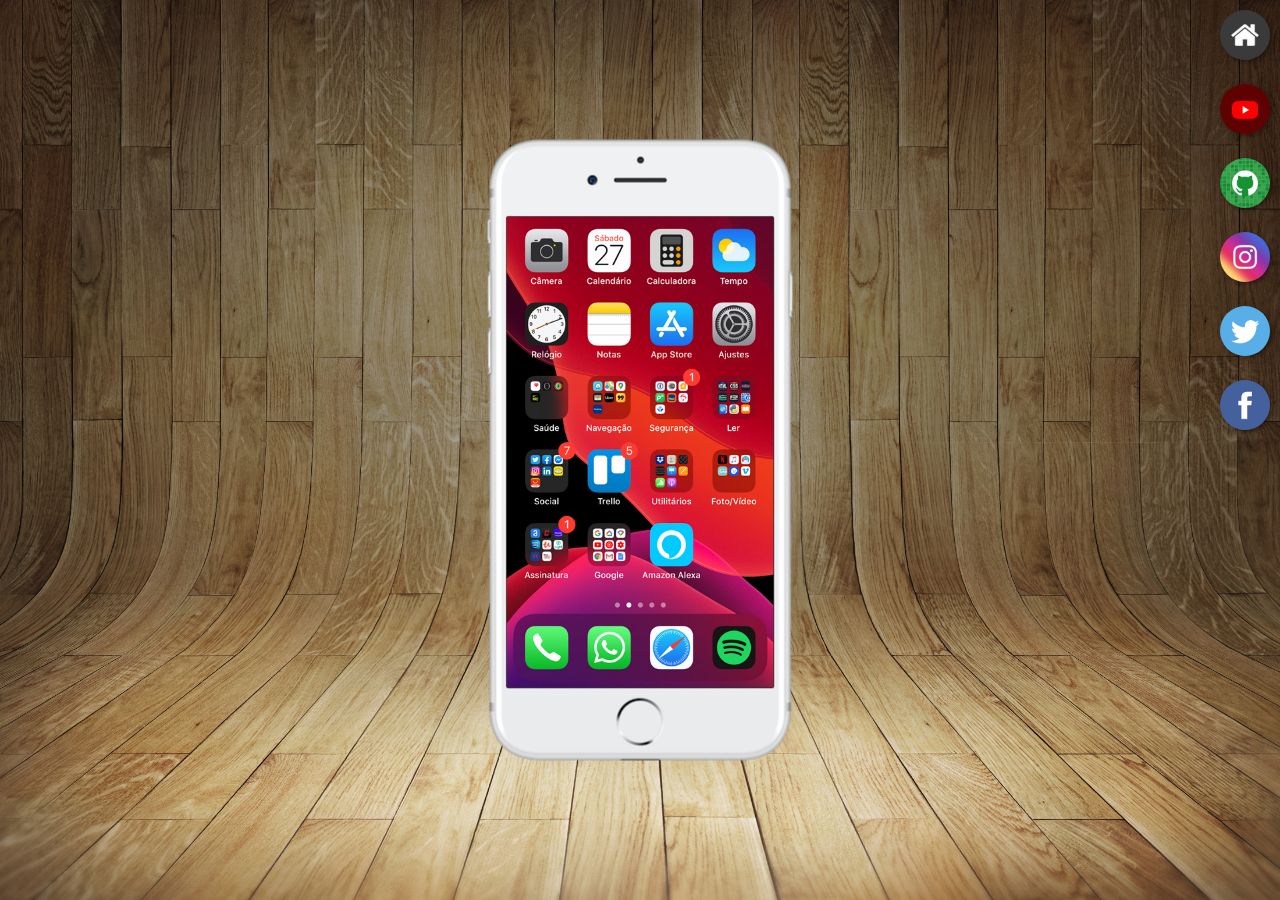
<file: index.html>
<!DOCTYPE html>
<html lang="pt-br">
<head>
    <meta charset="UTF-8">
    <meta http-equiv="X-UA-Compatible" content="IE=edge">
    <meta name="viewport" content="width=device-width, initial-scale=1.0">
    <link rel="shortcut icon" href="favicon.ico" type="image/x-icon">
    <link rel="stylesheet" href="estilos/style.css">
    <title>Projeto Redes Sociais - Curso em Video</title>
</head>
<body>
    <main>
        <section id="telefone">
            <iframe src="home.html" name="tela" id="tela" frameborder="0">
                Seu navegador não é compativel com isso
            </iframe>
        </section>
        <section id="redes-sociais">
            <a href="home.html" target="tela"><img src="imagens/logo-home.jpg" alt="Home"></a>
            <a href="frames/youtube.html" target="tela"><img src="imagens/logo-youtube.jpg" alt="Youtube"></a>
            <a href="frames/github.html" target="tela"><img src="imagens/logo-github.jpg" alt="GitHub"></a>
            <a href="frames/instagram.html" target="tela"><img src="imagens/logo-instagram.jpg" alt="Instagram"></a>
            <a href="frames/twitter.html" target="tela"><img src="imagens/logo-twitter.jpg" alt="Twitter"></a>
            <a href="frames/facebook.html" target="tela"><img src="imagens/logo-facebook.jpg" alt="Facebook"></a>
        </section>
    </main>
</body>
</html>
</file>
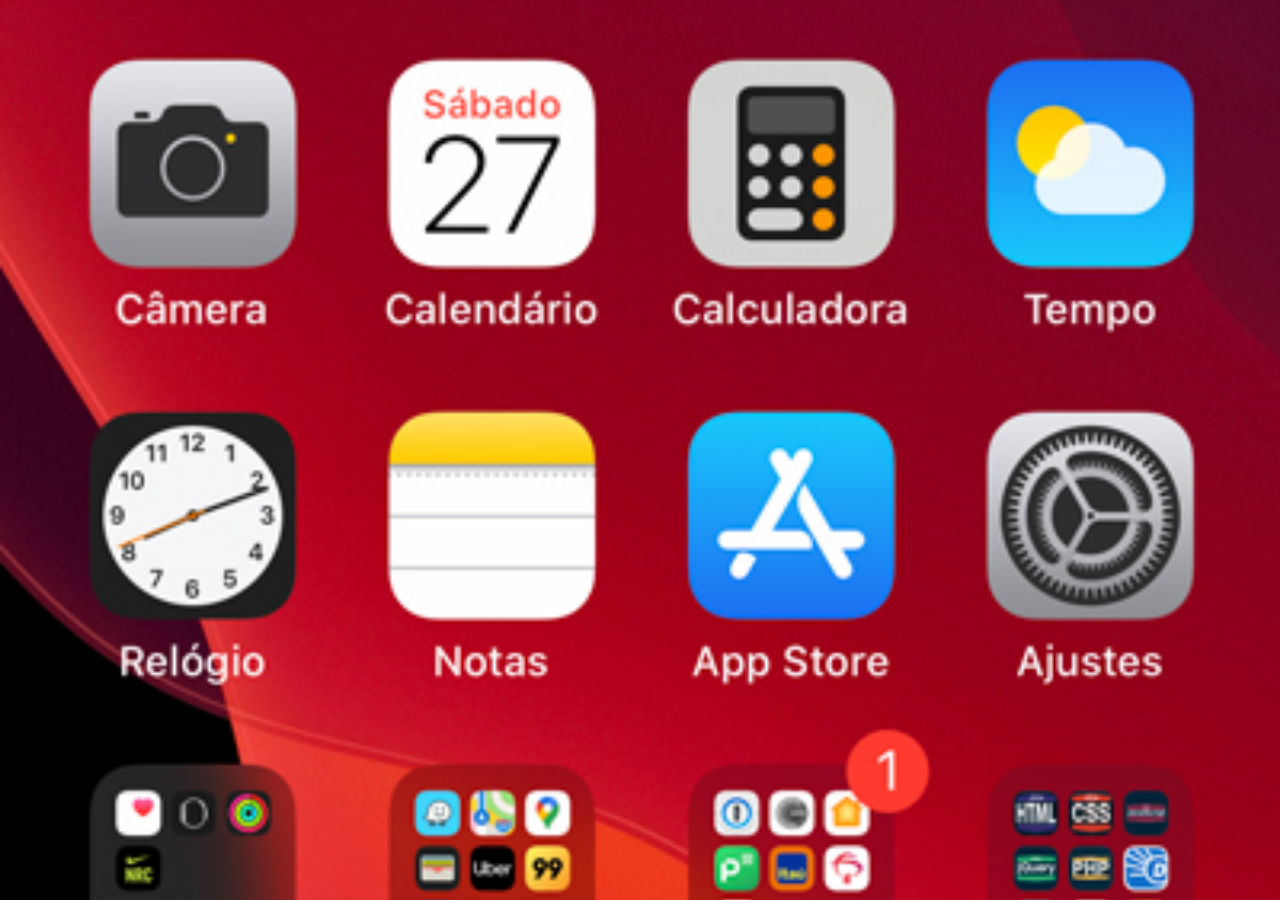
<file: home.html>
<!DOCTYPE html>
<html lang="pt-br">
<head>
    <meta charset="UTF-8">
    <meta http-equiv="X-UA-Compatible" content="IE=edge">
    <meta name="viewport" content="width=device-width, initial-scale=1.0">
    <title>Home</title>
    <style>
        * {
            margin: 0;
            padding: 0;
        }

        body {
            width: 100vw;
            height: 100vh;
            background: black url(imagens/tela-home.jpg) no-repeat top center;
            background-size: cover;
        }
    </style>
</head>
<body>
    
</body>
</html>
</file>
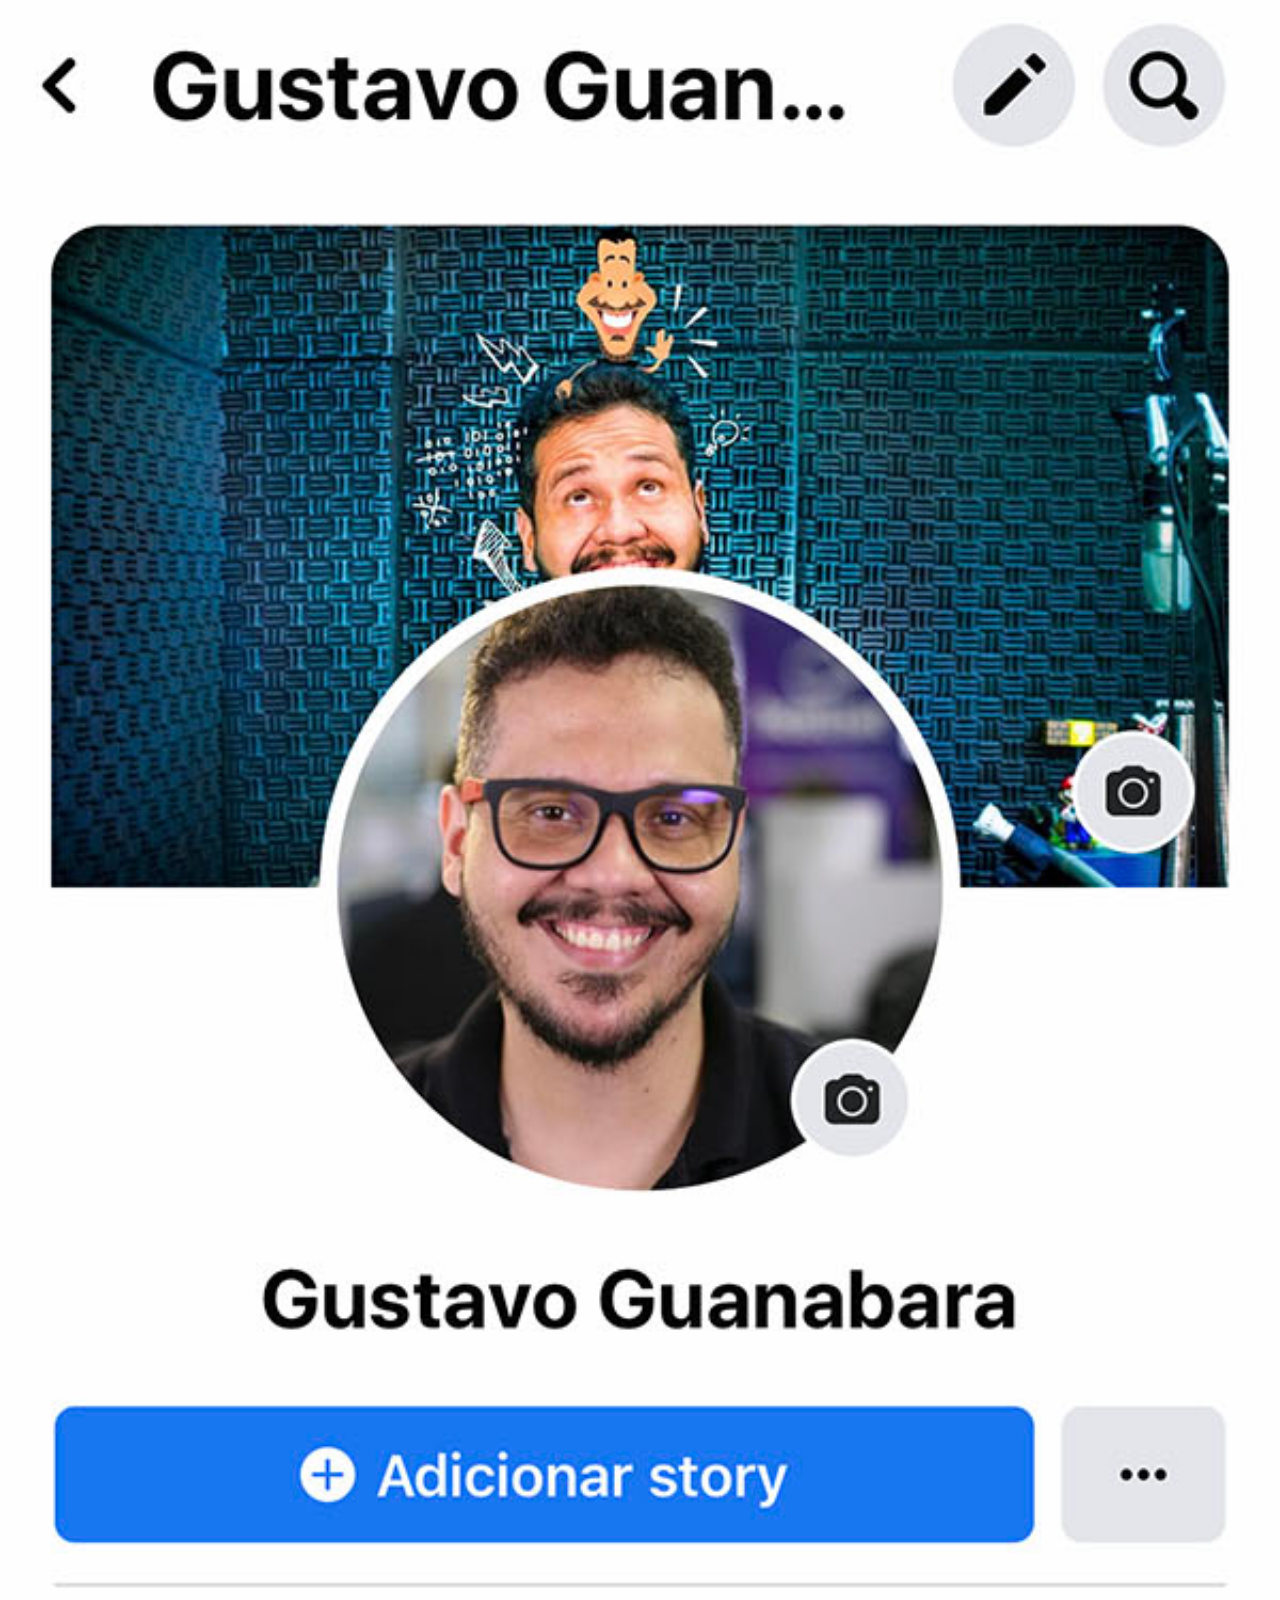
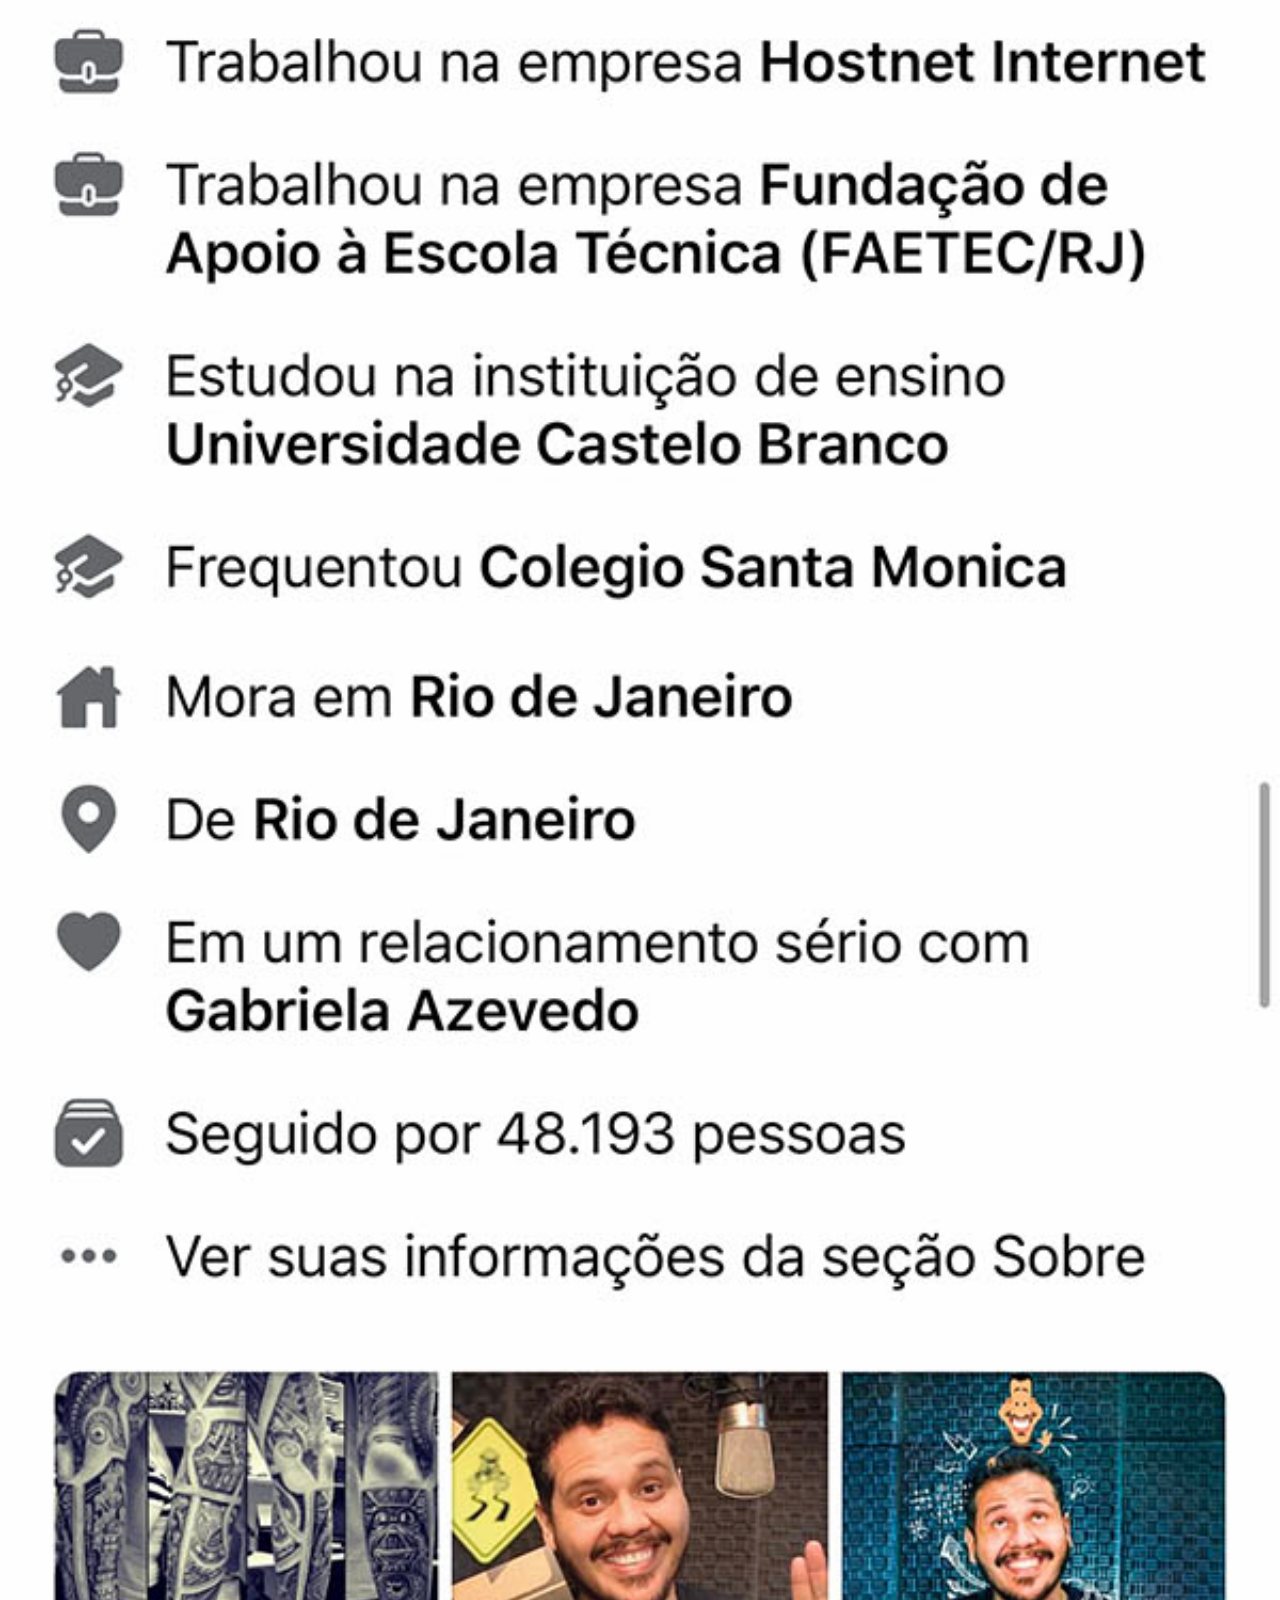
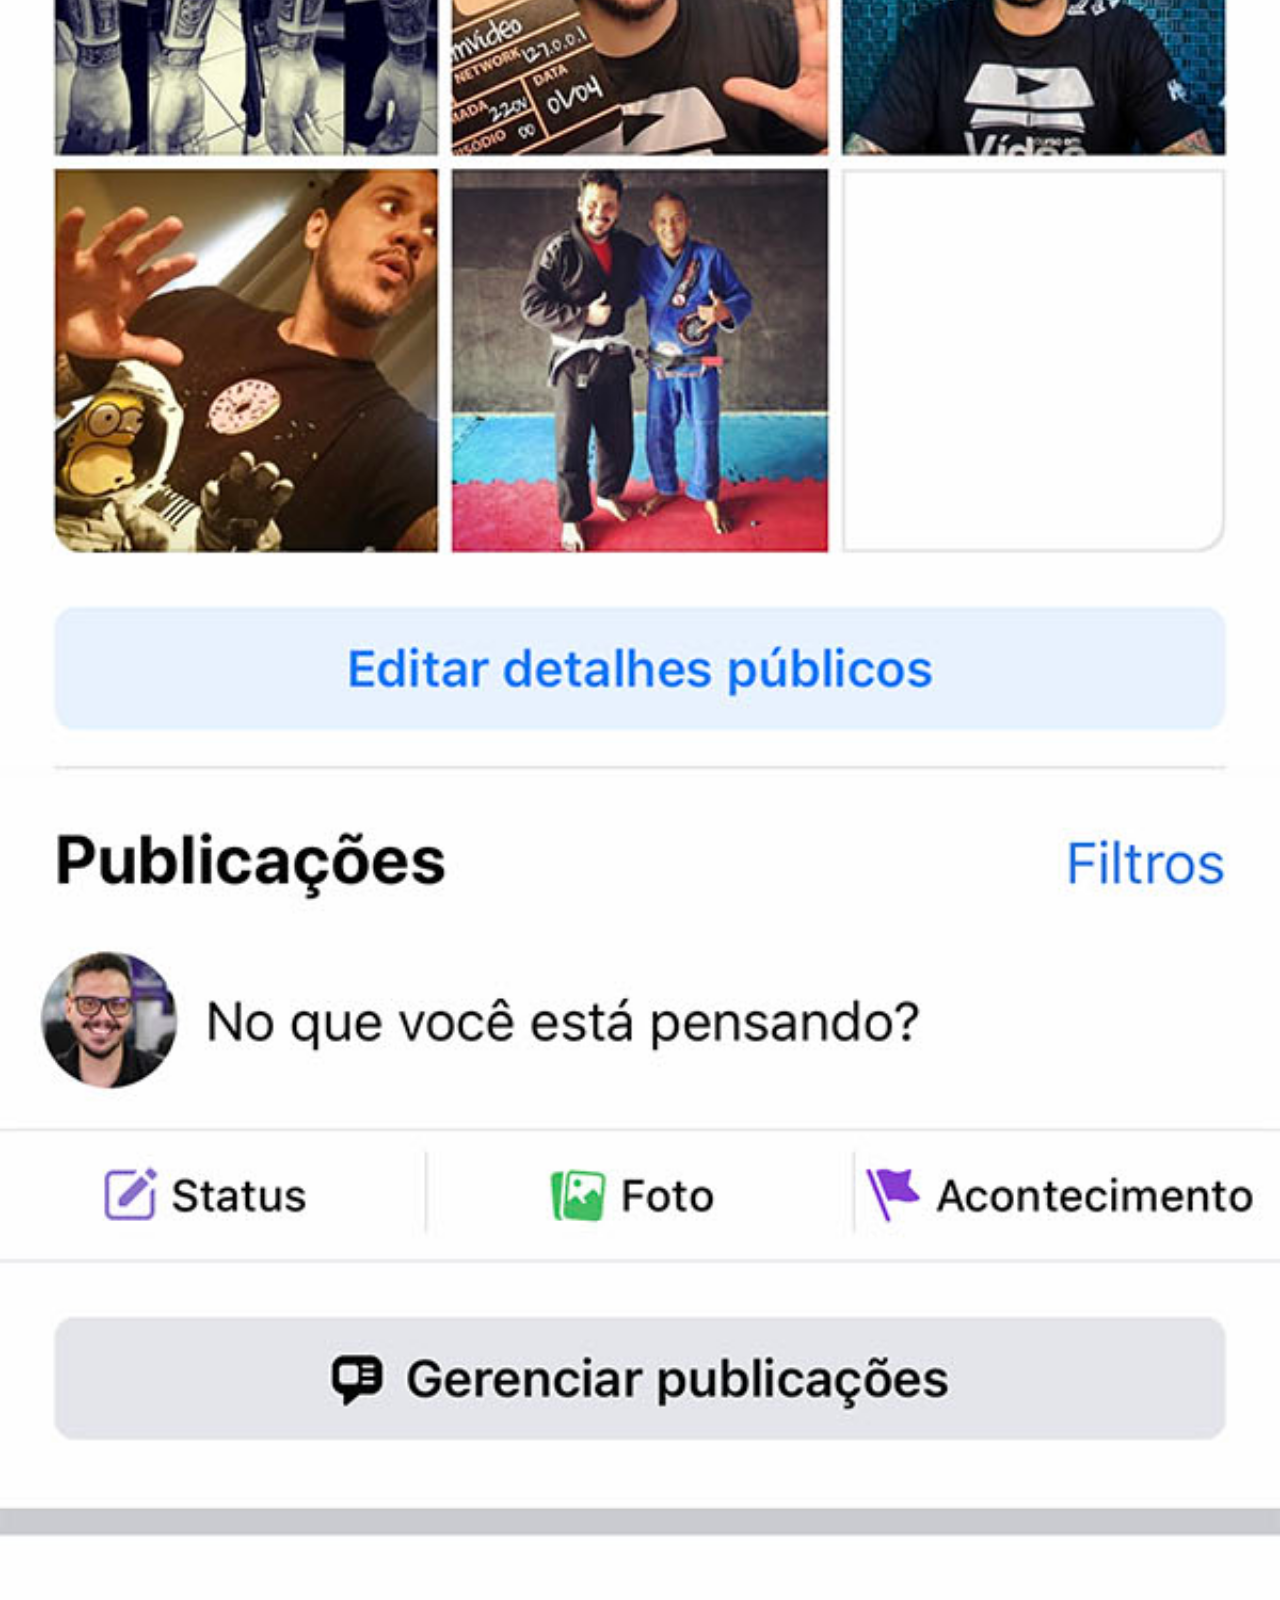
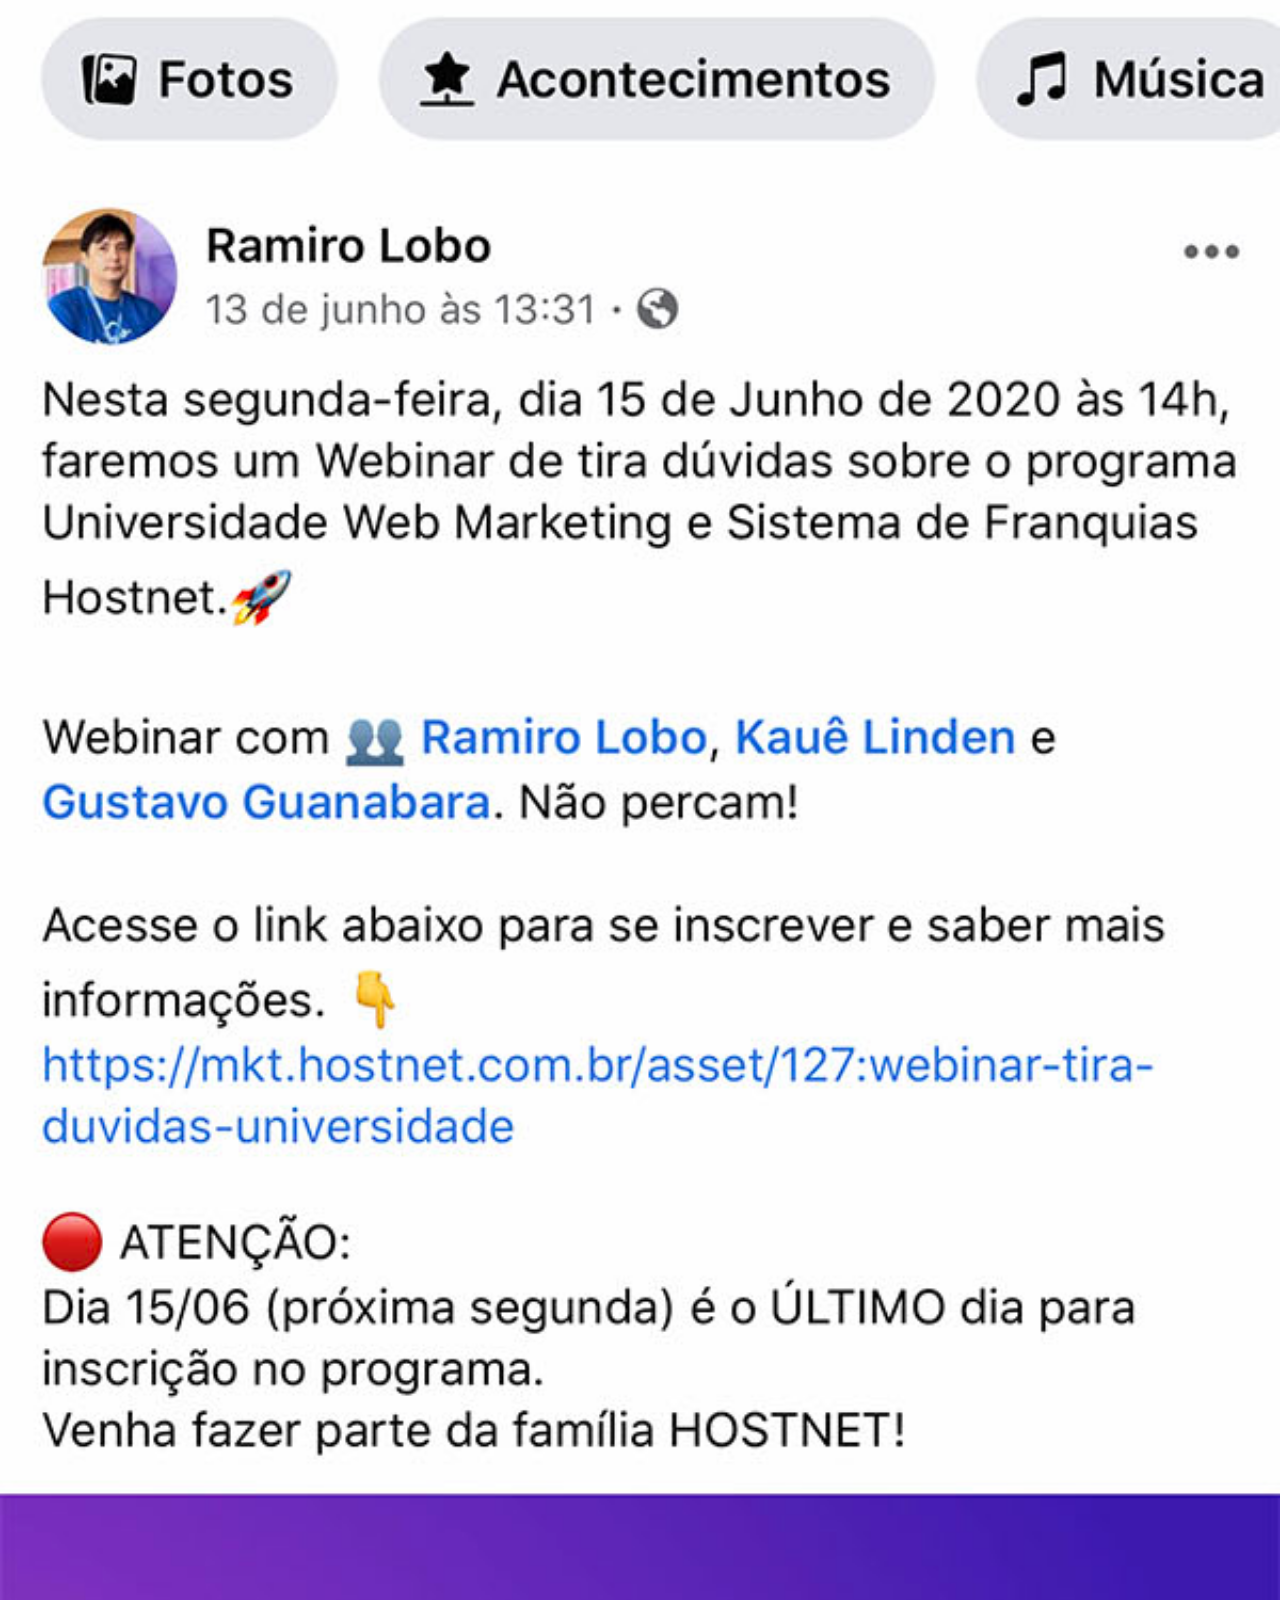
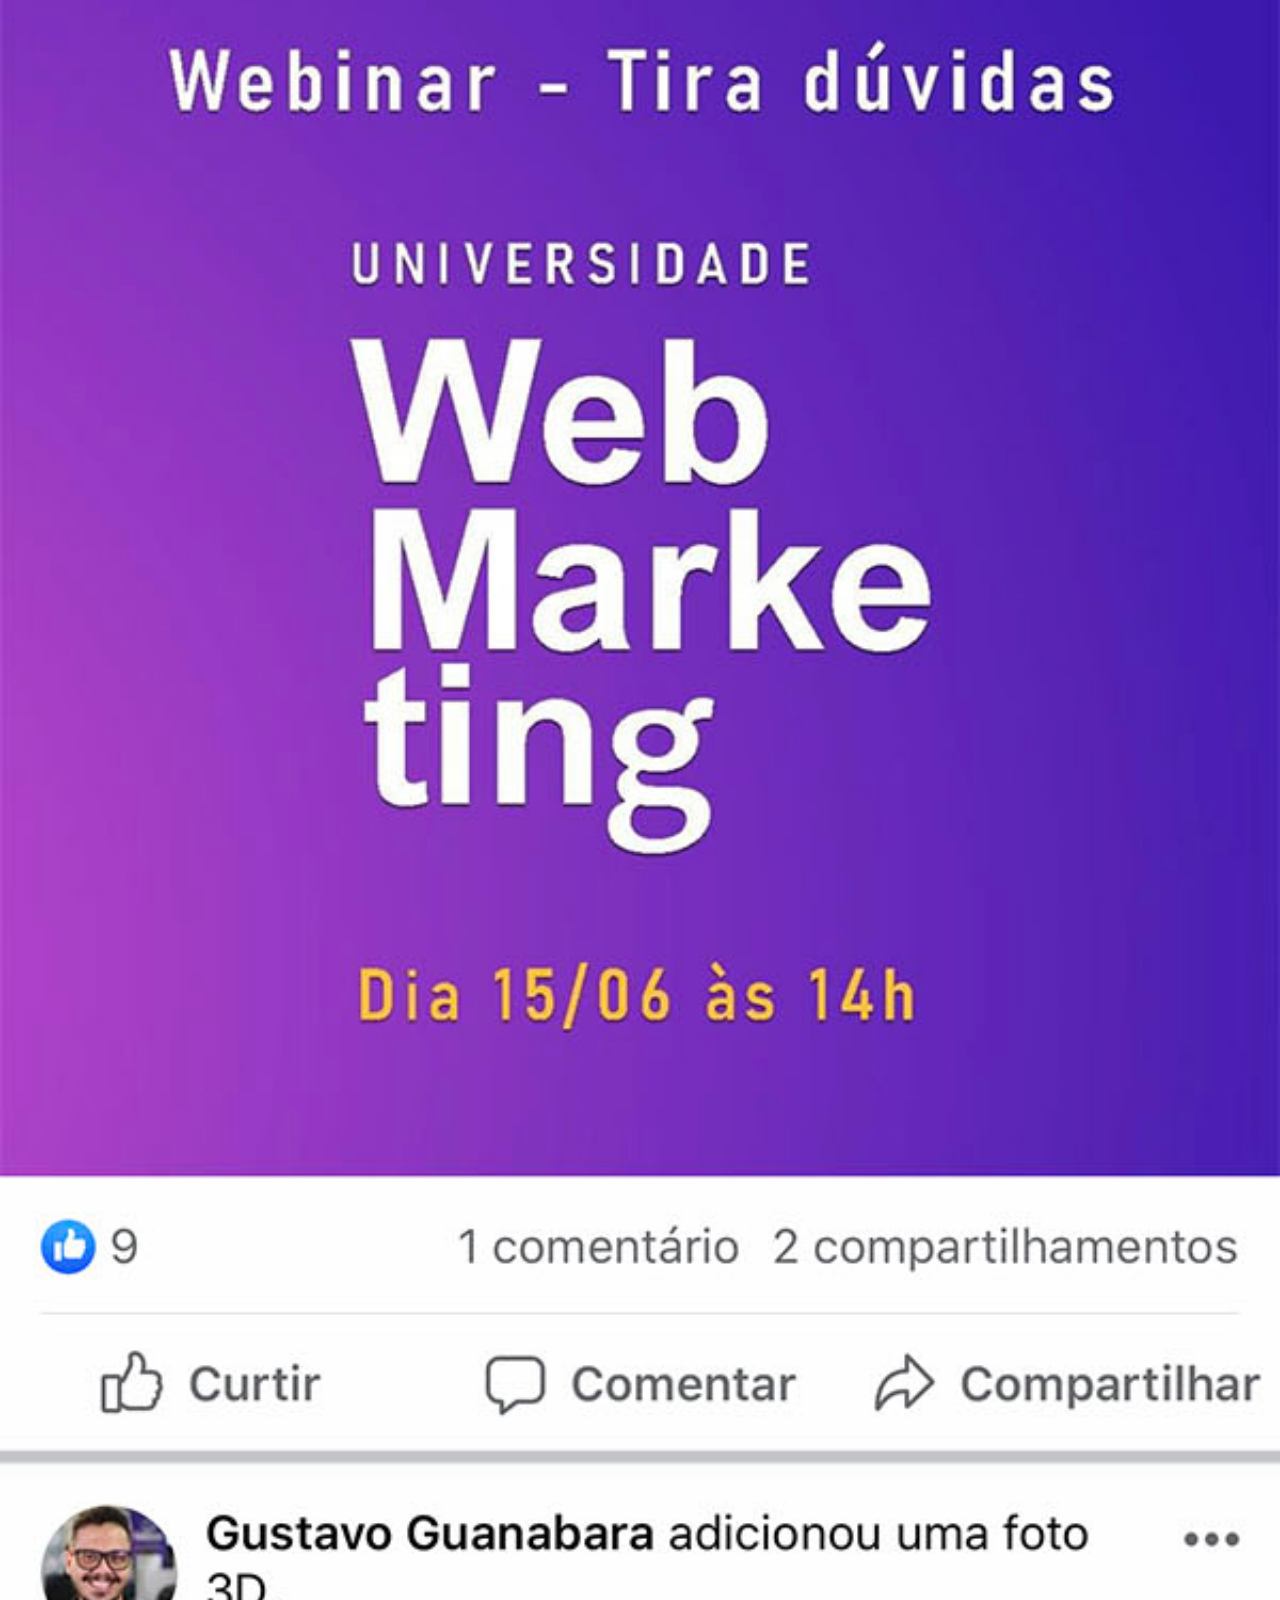
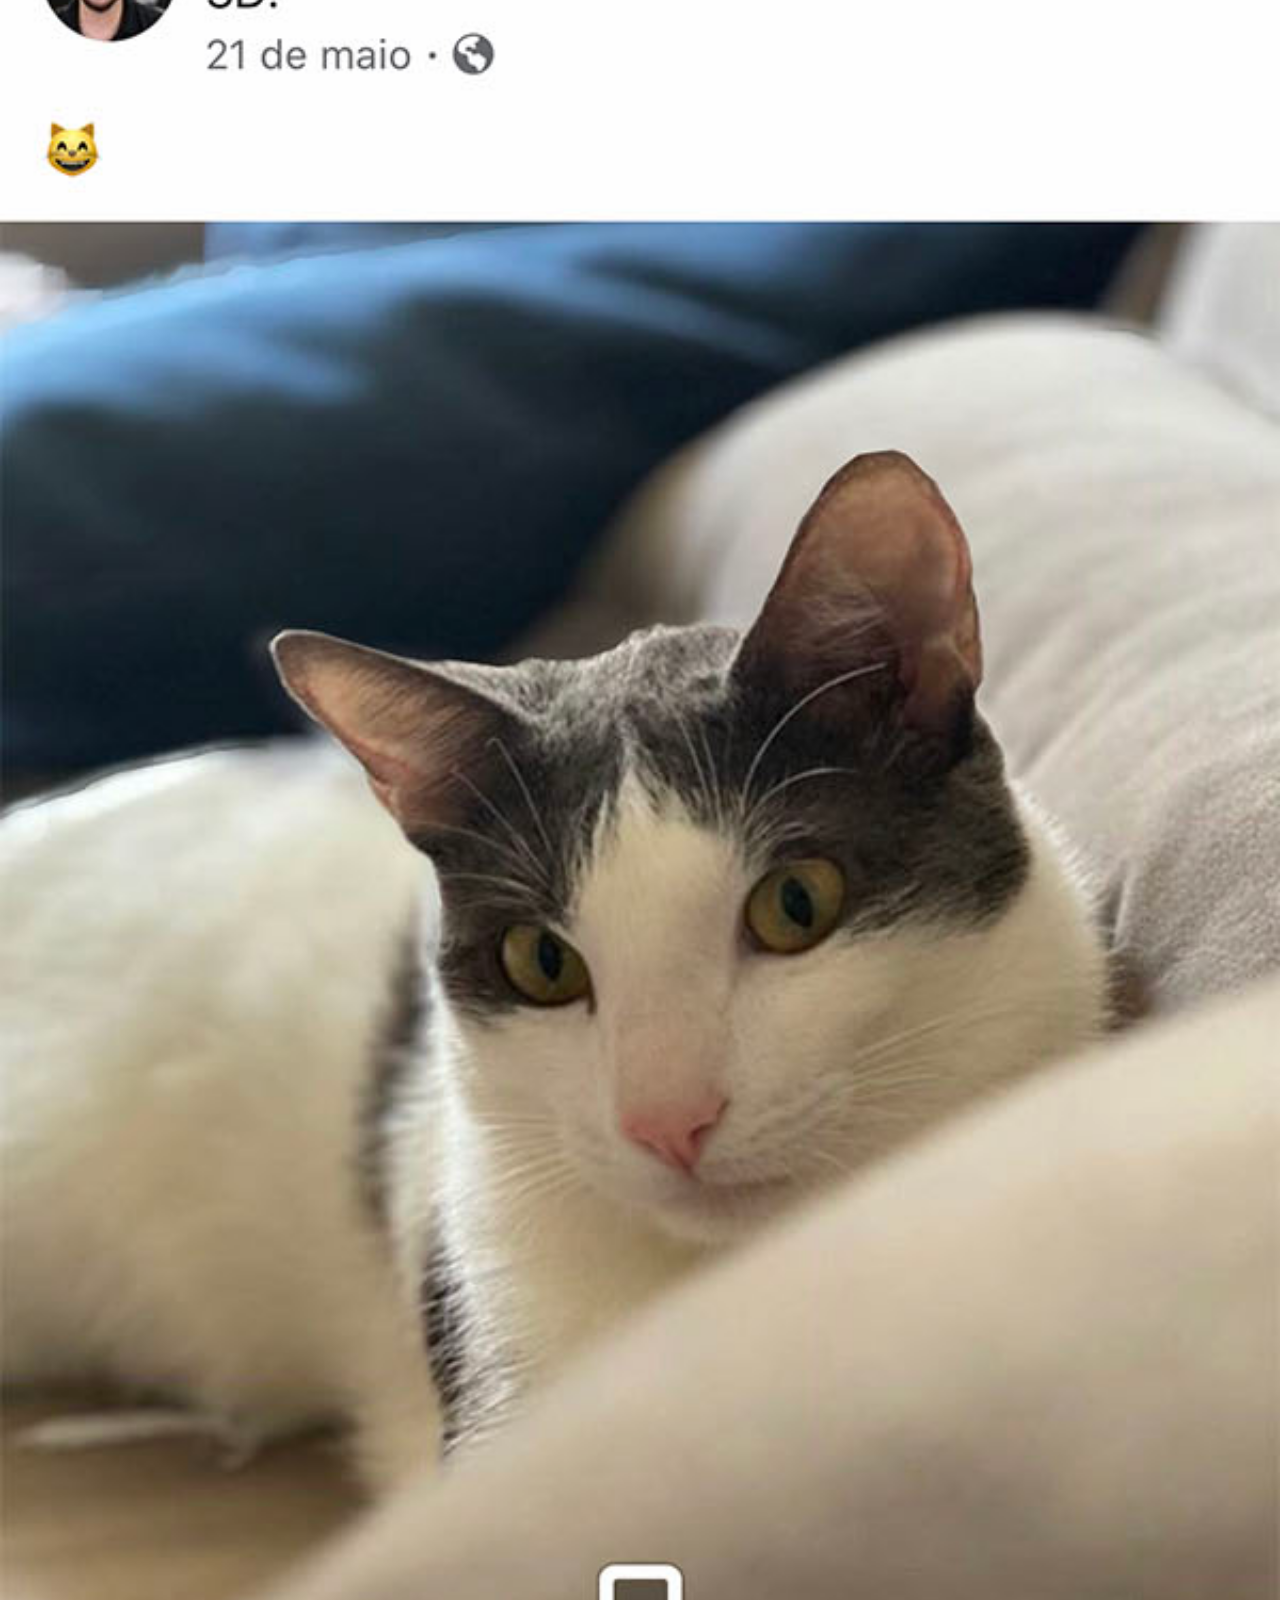
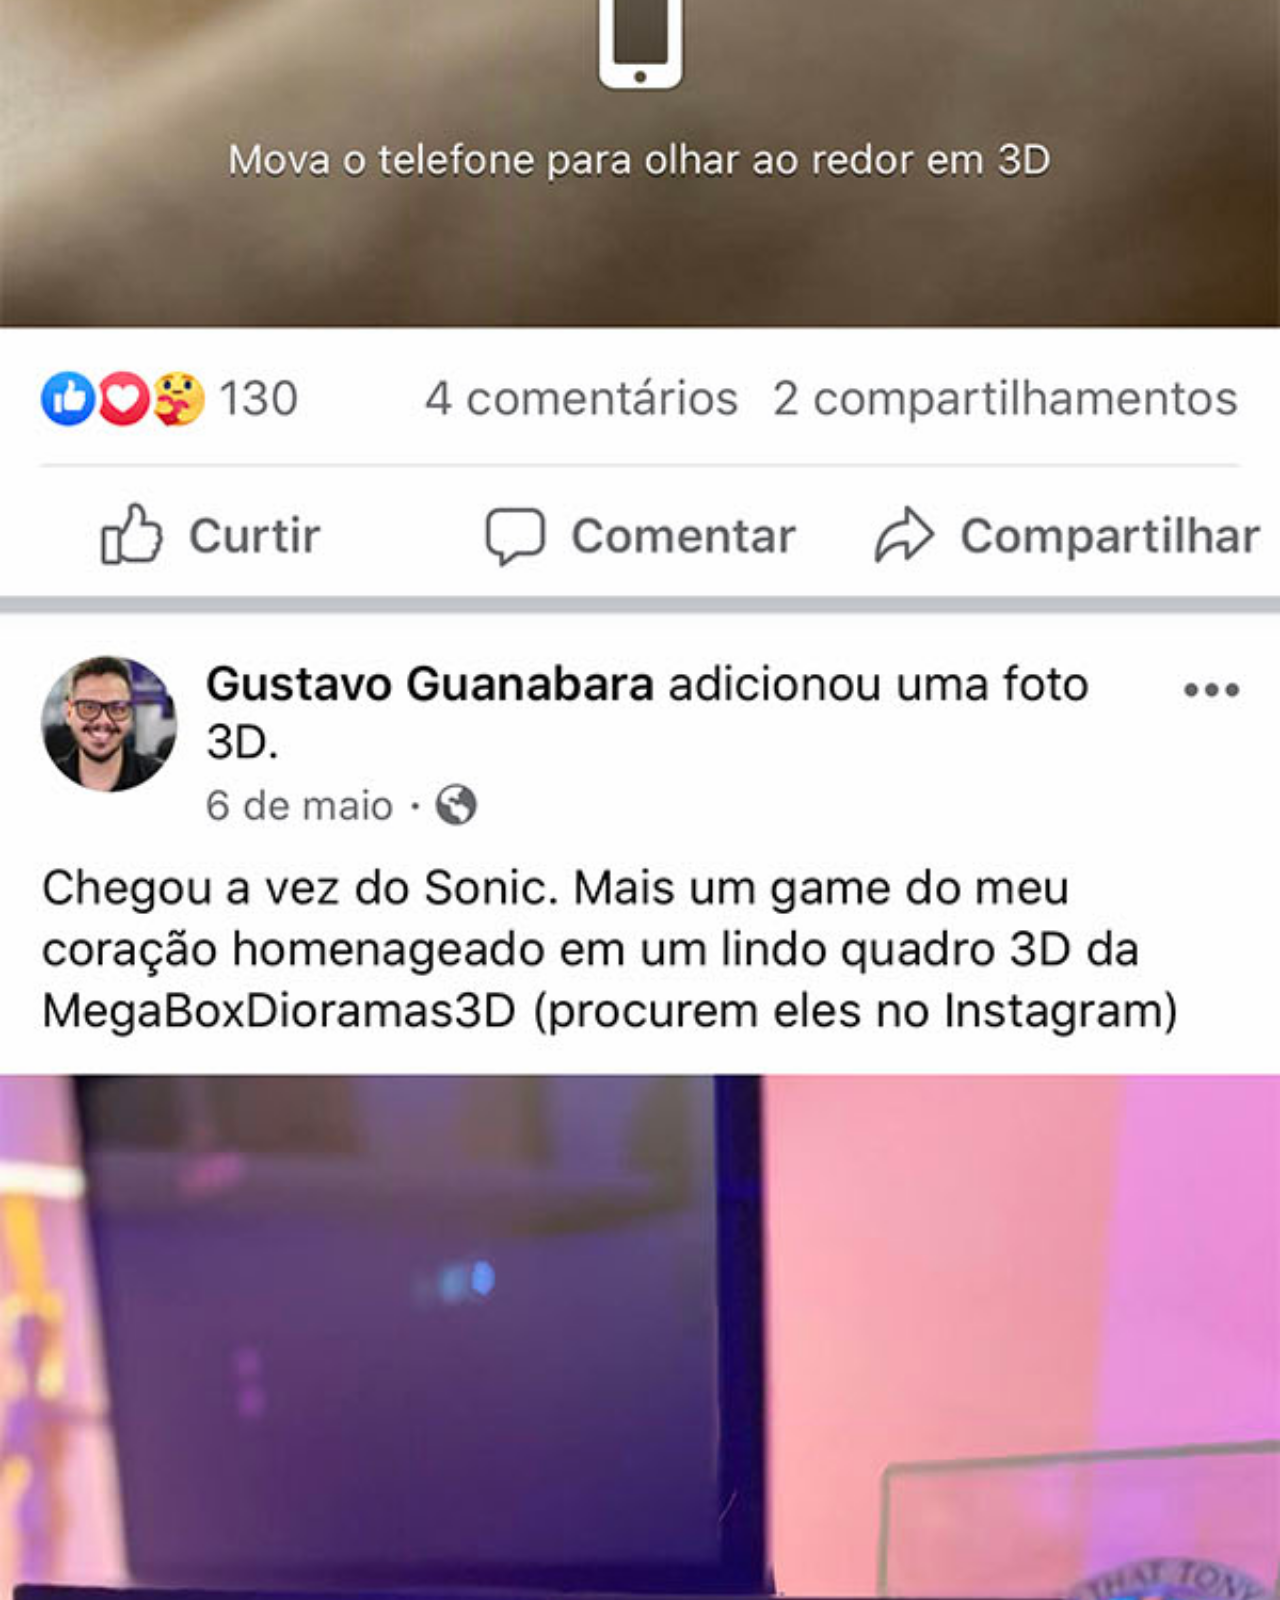
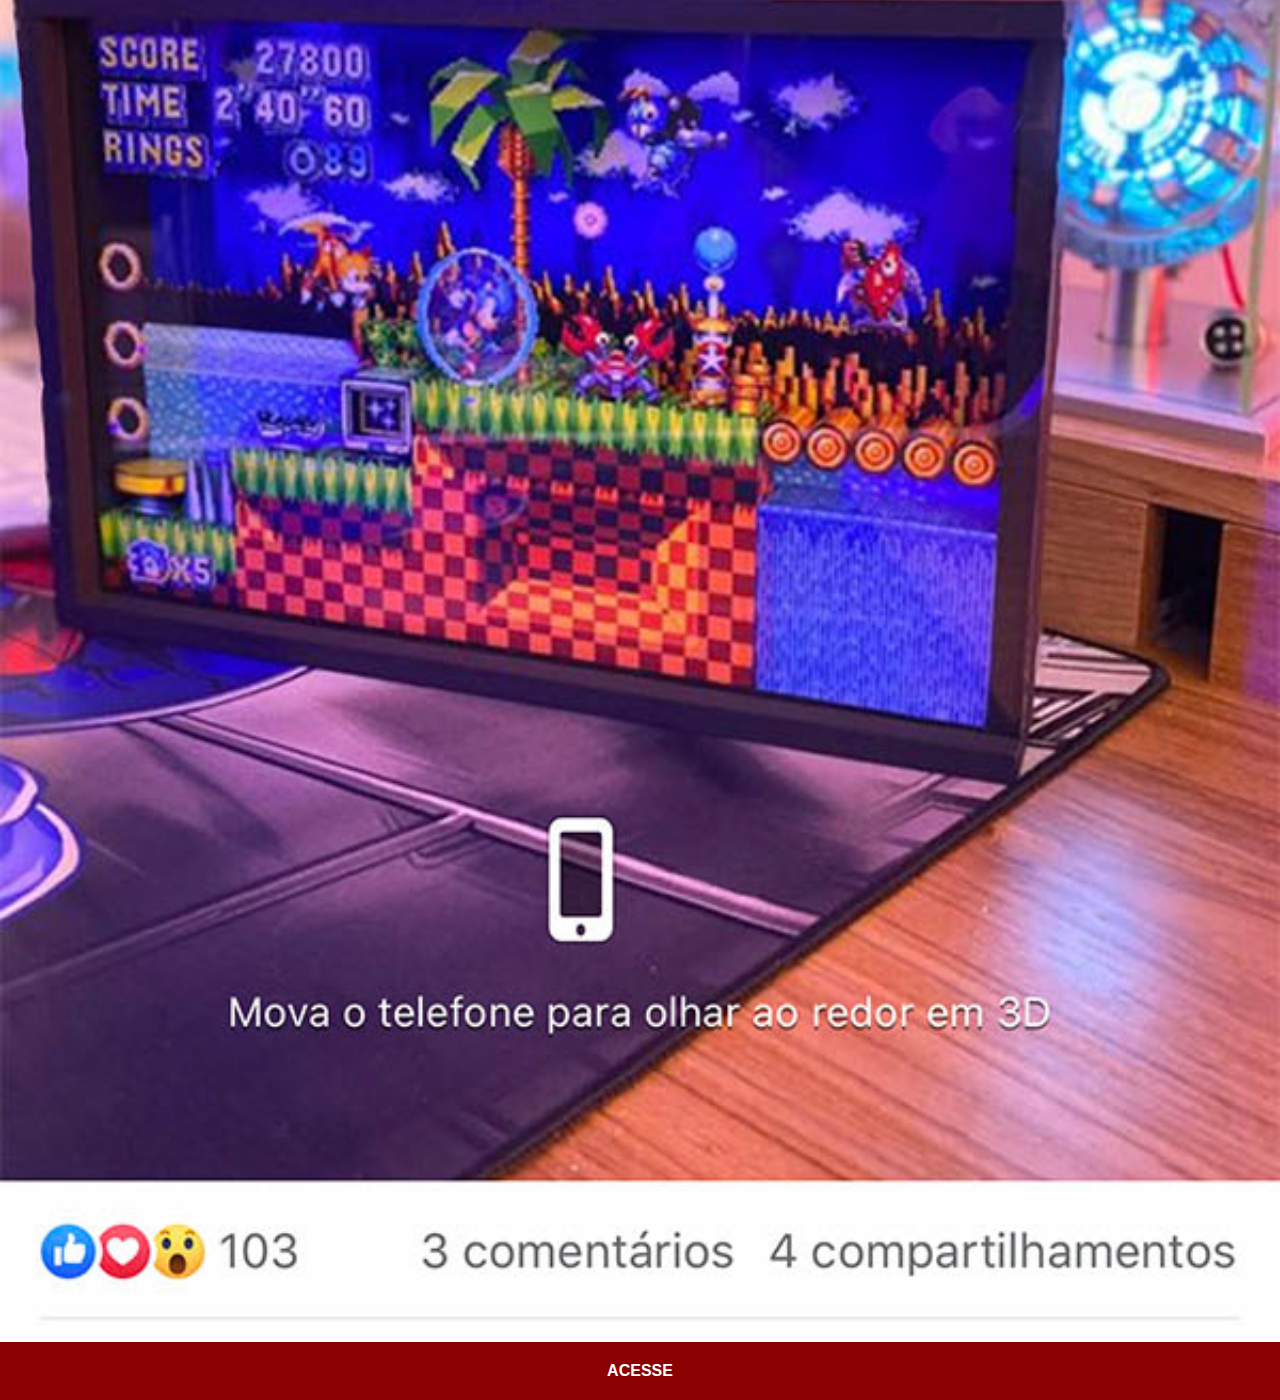
<file: frames/facebook.html>
<!DOCTYPE html>
<html lang="pt-br">
<head>
    <meta charset="UTF-8">
    <meta http-equiv="X-UA-Compatible" content="IE=edge">
    <meta name="viewport" content="width=device-width, initial-scale=1.0">
    <title>Facebook</title>
    <link rel="stylesheet" href="estilos/social.css">
</head>
<body>
    <img src="../imagens/tela-facebook.jpg" alt="Youtube">
    <a href="#" target="_blank">ACESSE</a>
</body>
</html>
</file>
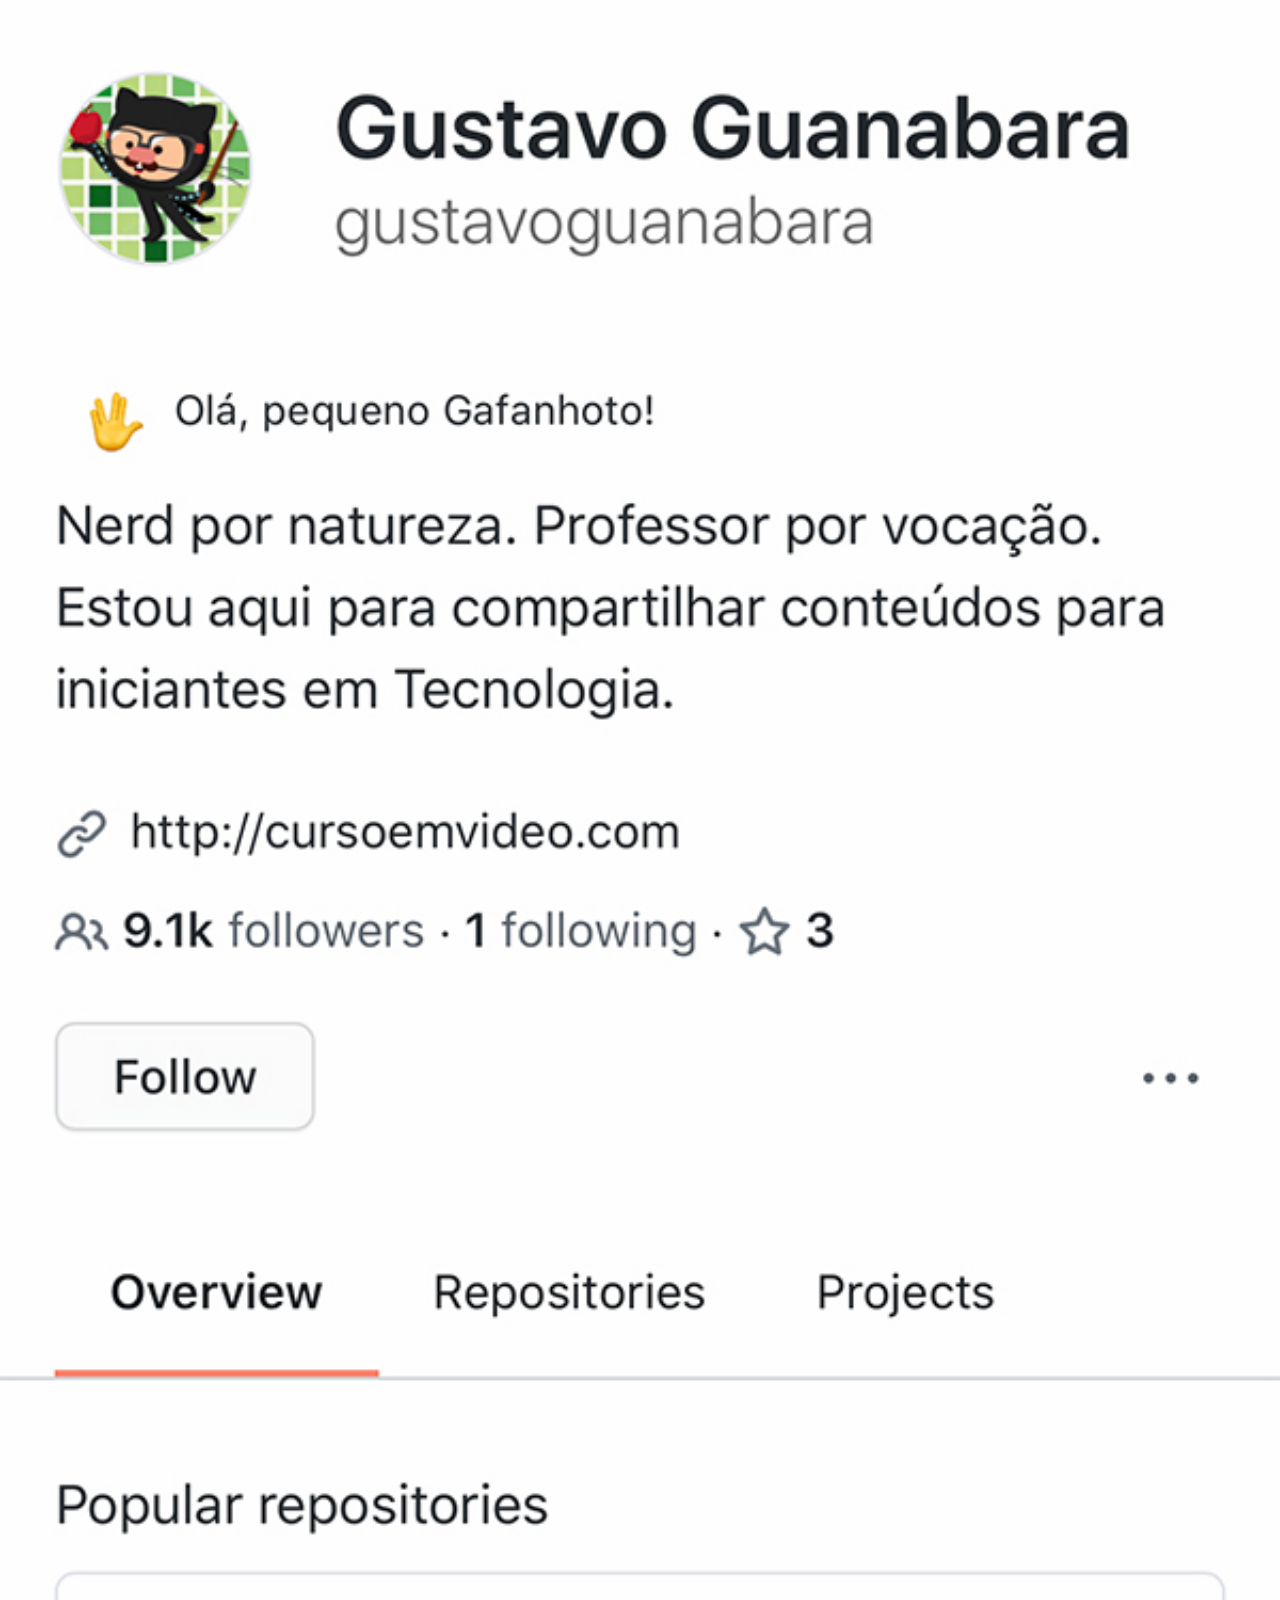
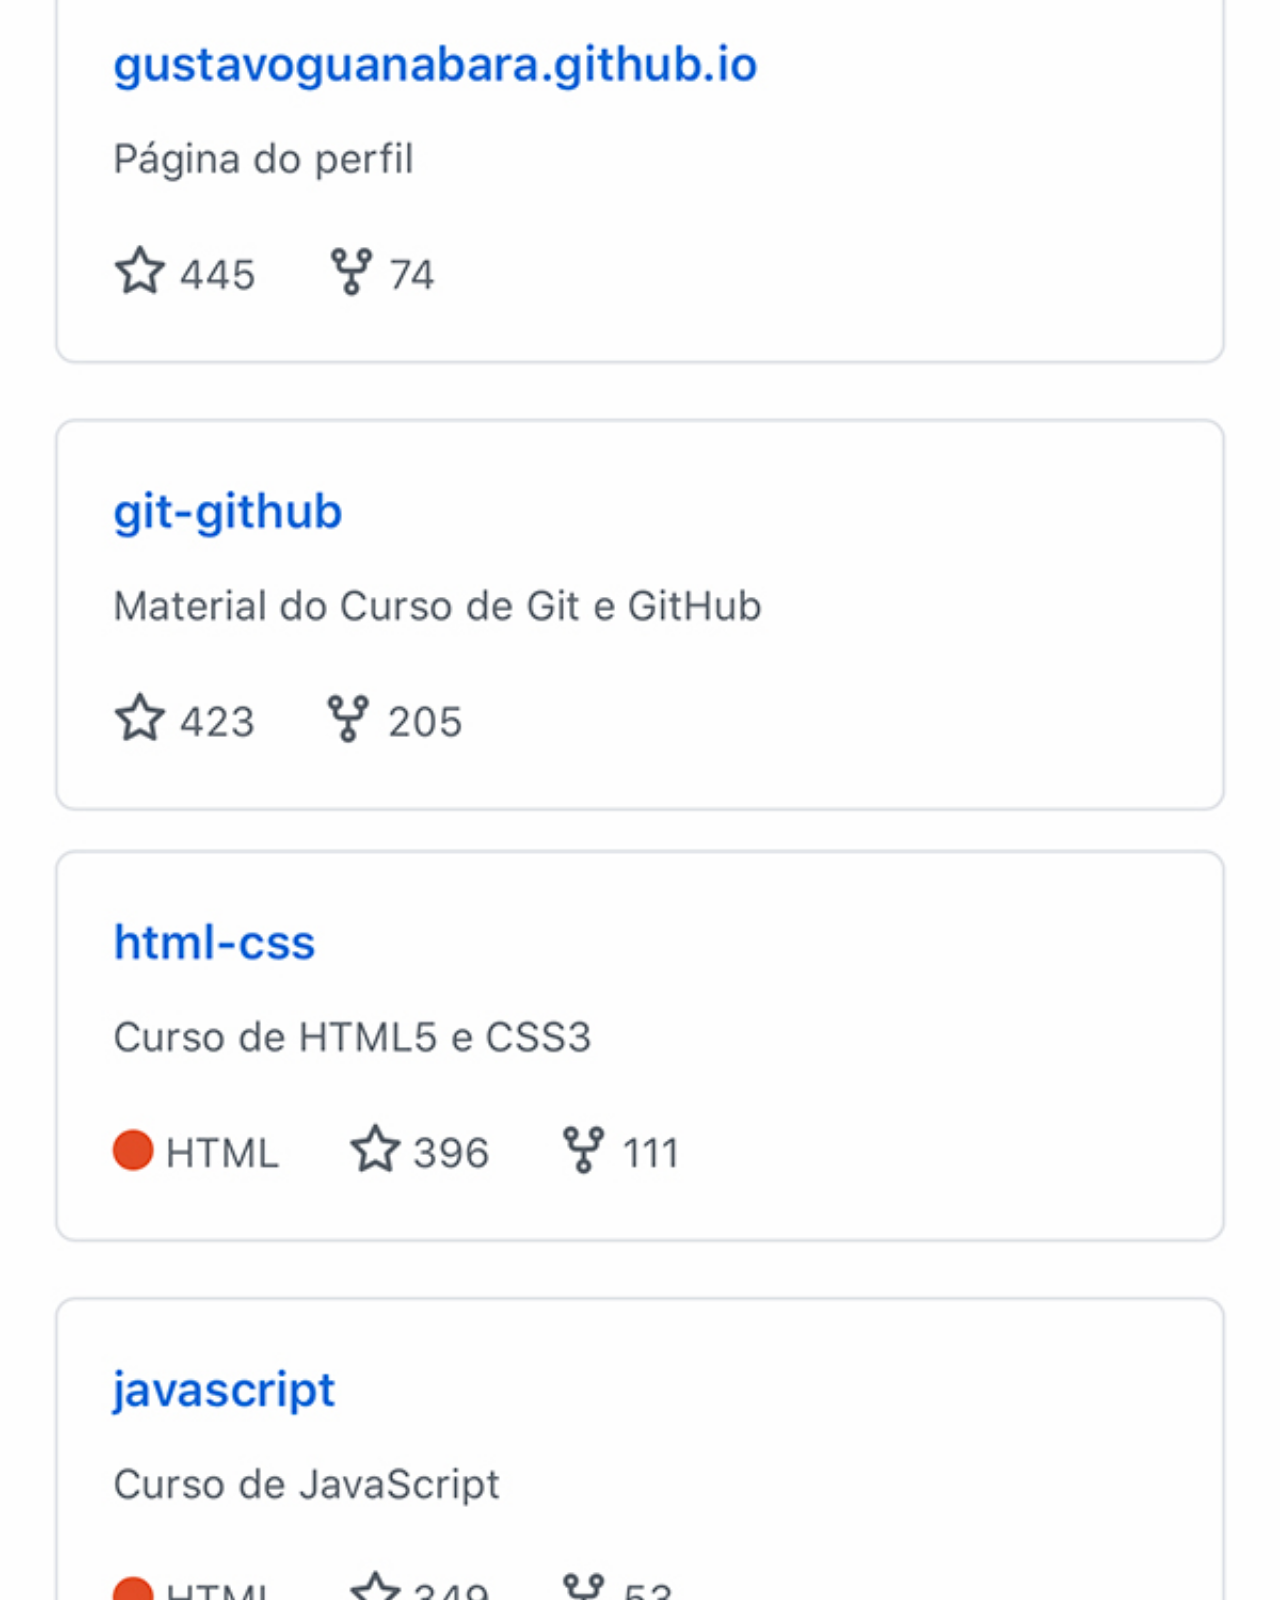
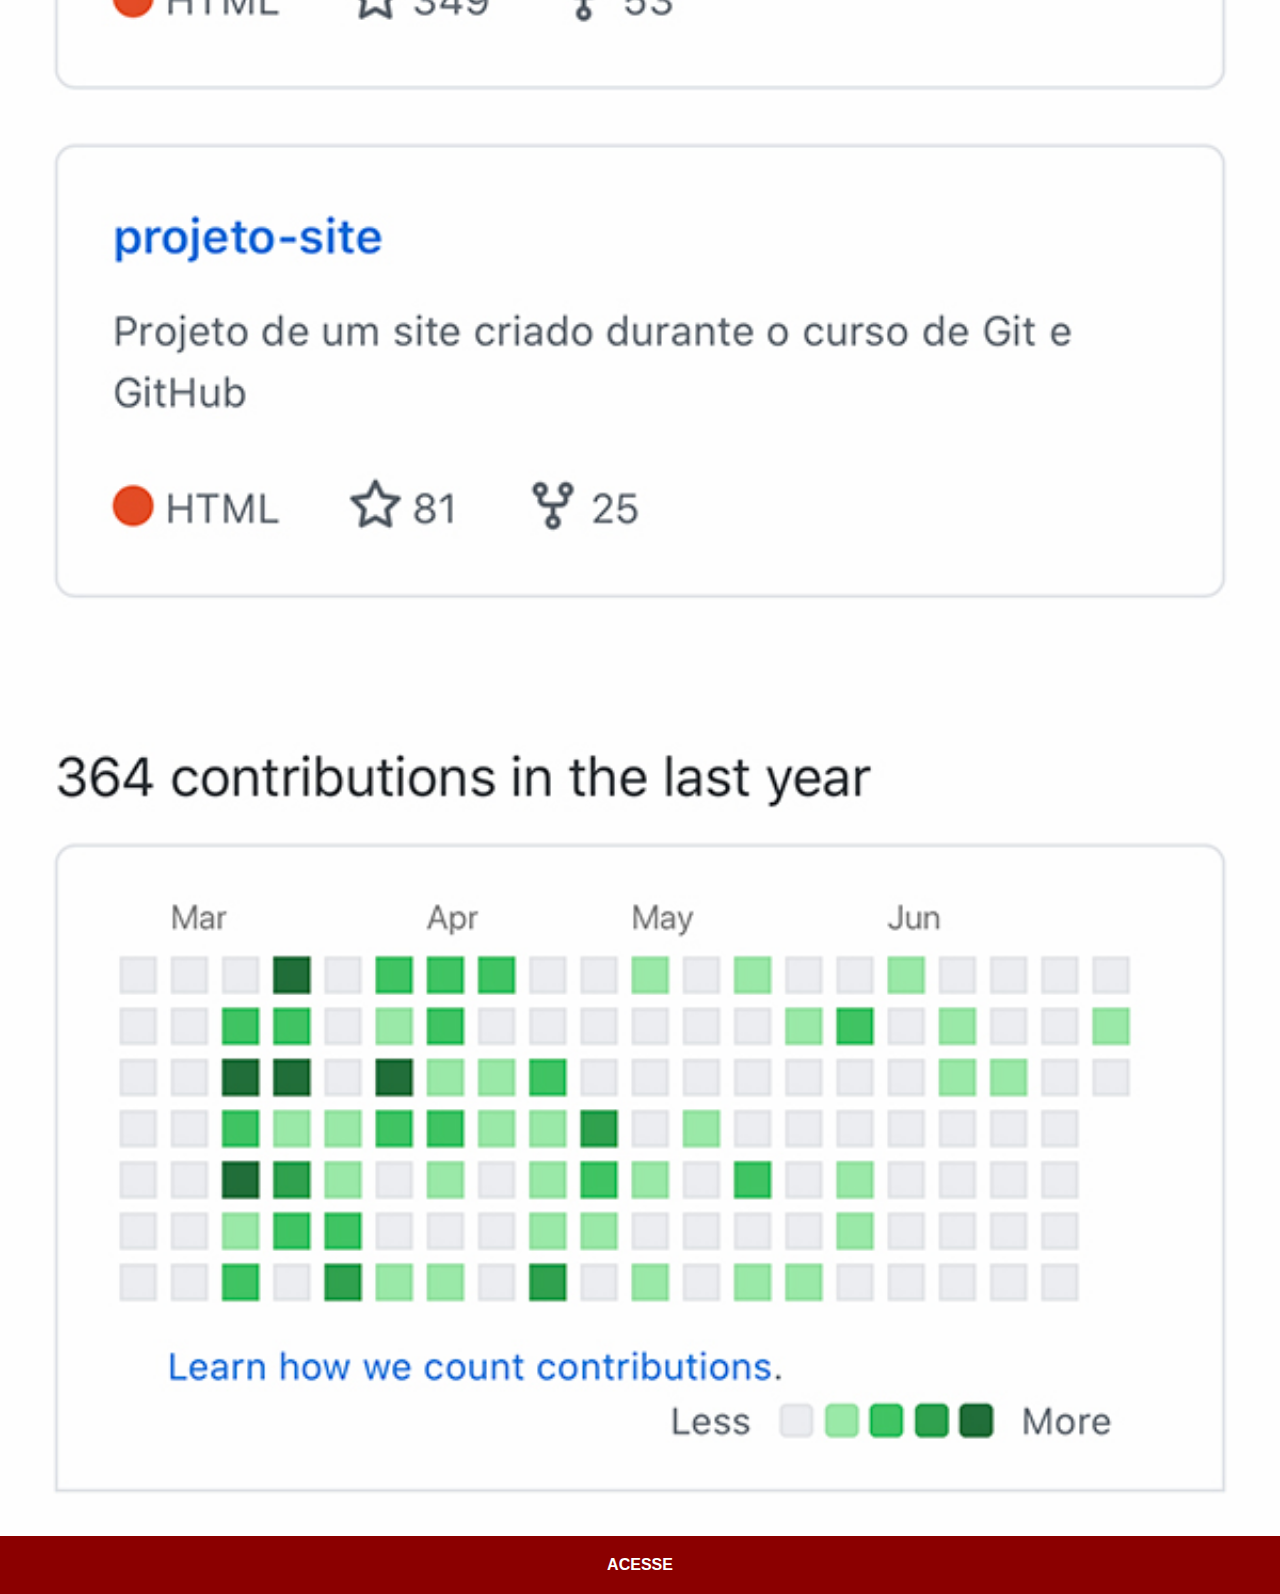
<file: frames/github.html>
<!DOCTYPE html>
<html lang="pt-br">
<head>
    <meta charset="UTF-8">
    <meta http-equiv="X-UA-Compatible" content="IE=edge">
    <meta name="viewport" content="width=device-width, initial-scale=1.0">
    <title>GitHub</title>
    <link rel="stylesheet" href="estilos/social.css">
</head>
<body>
    <img src="../imagens/tela-github.jpg" alt="Youtube">
    <a href="#" target="_blank">ACESSE</a>
</body>
</html>
</file>
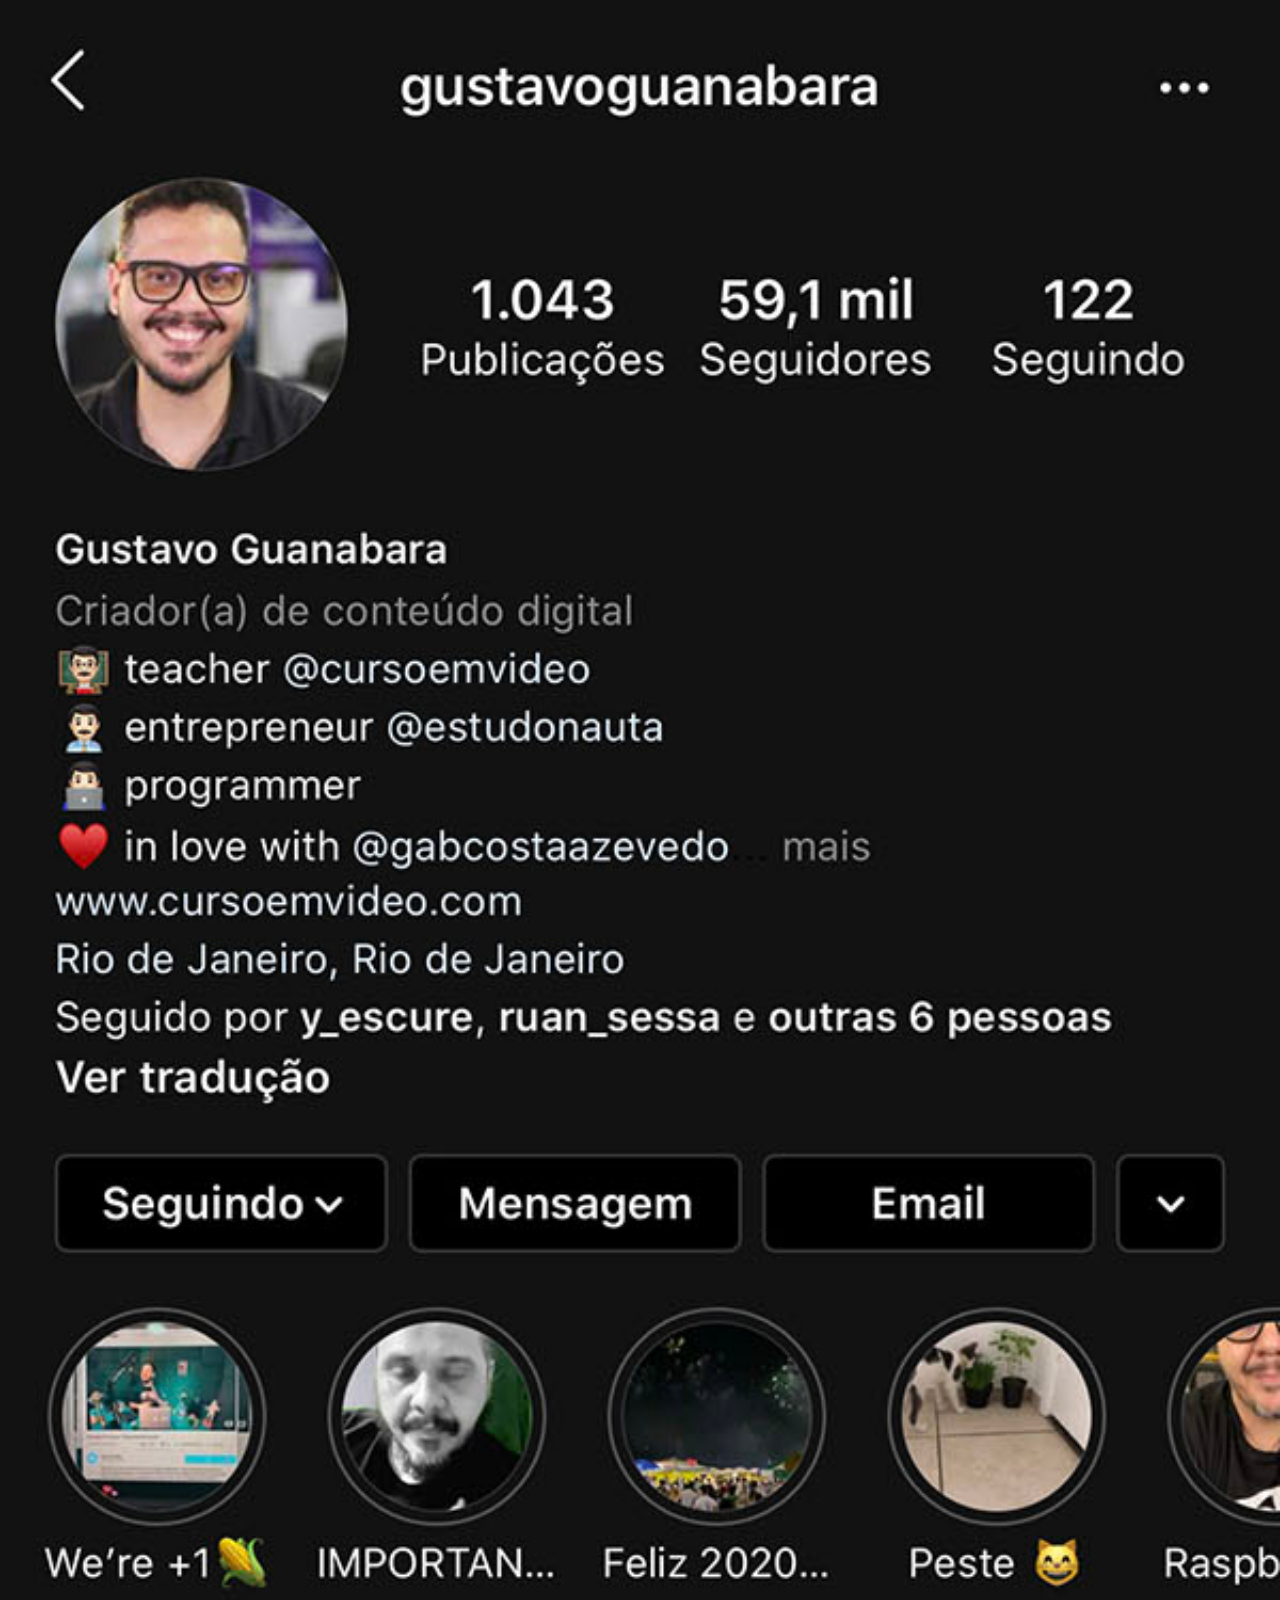
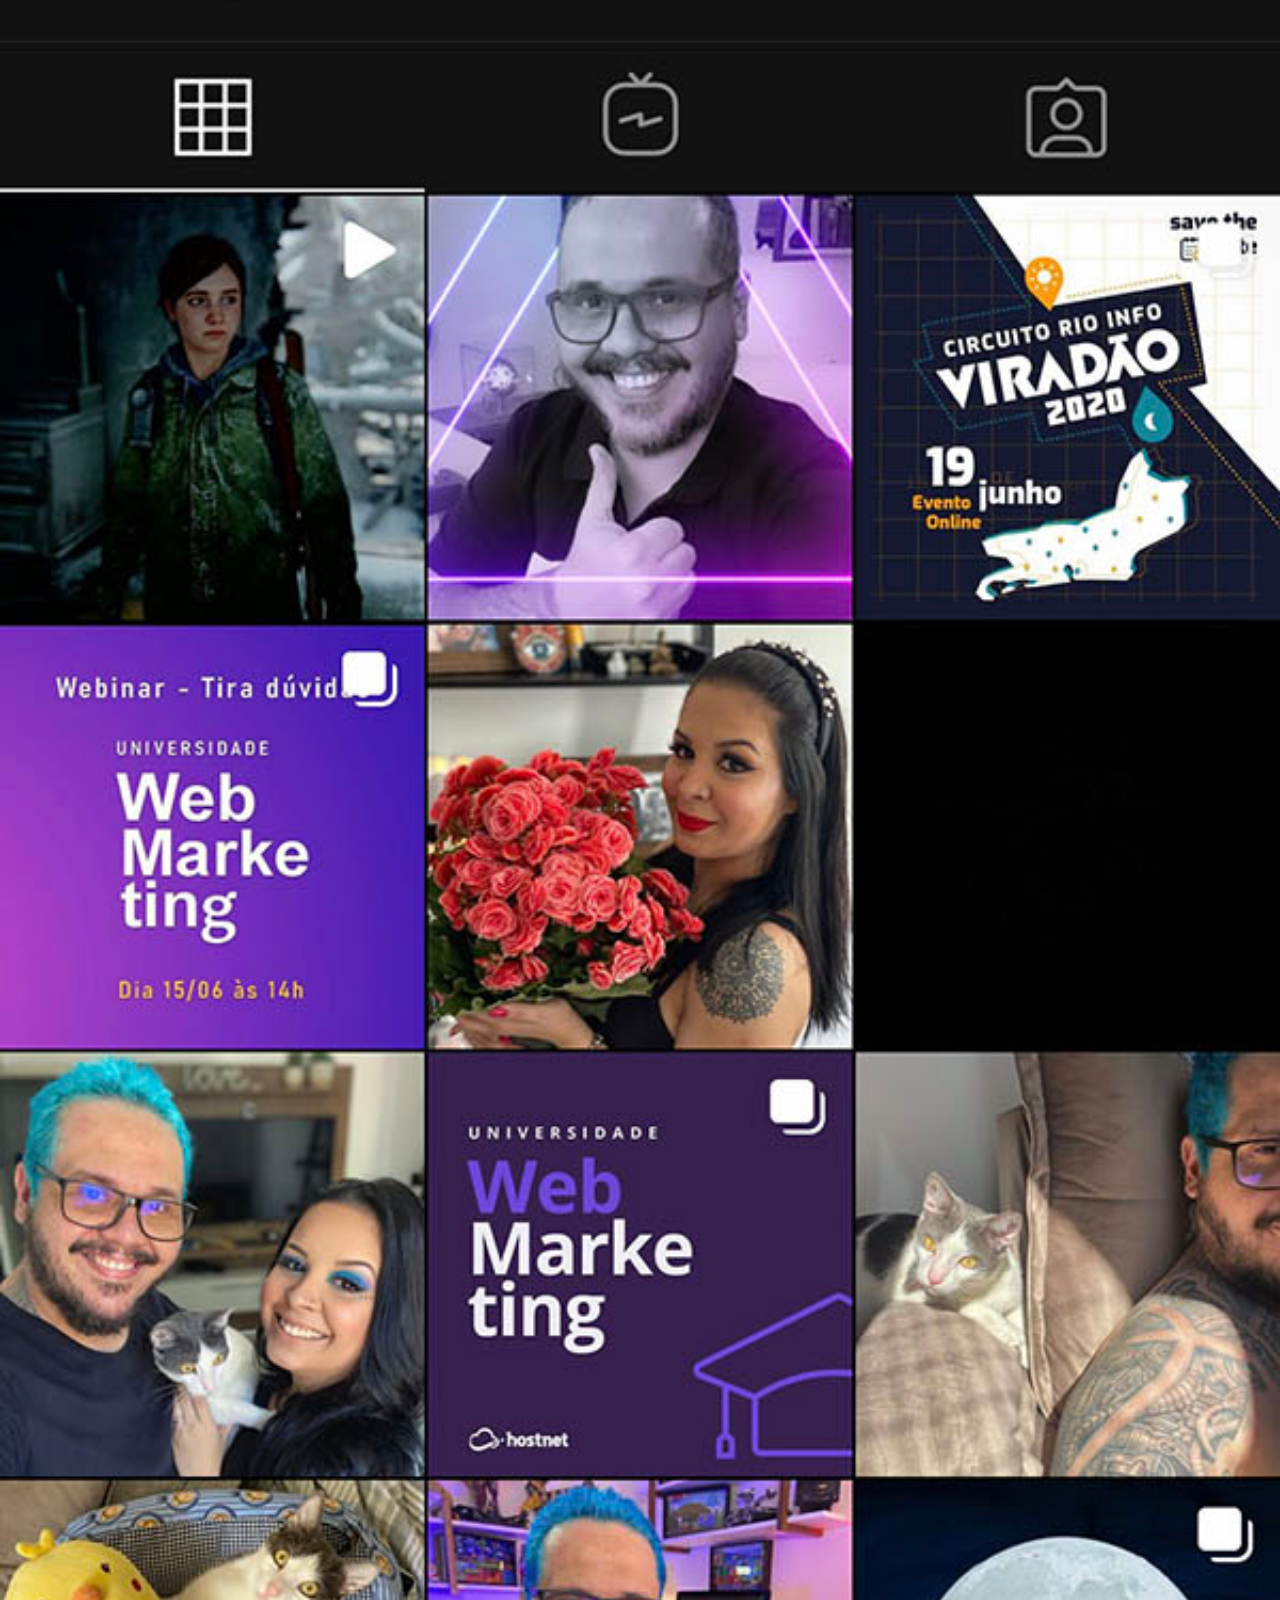
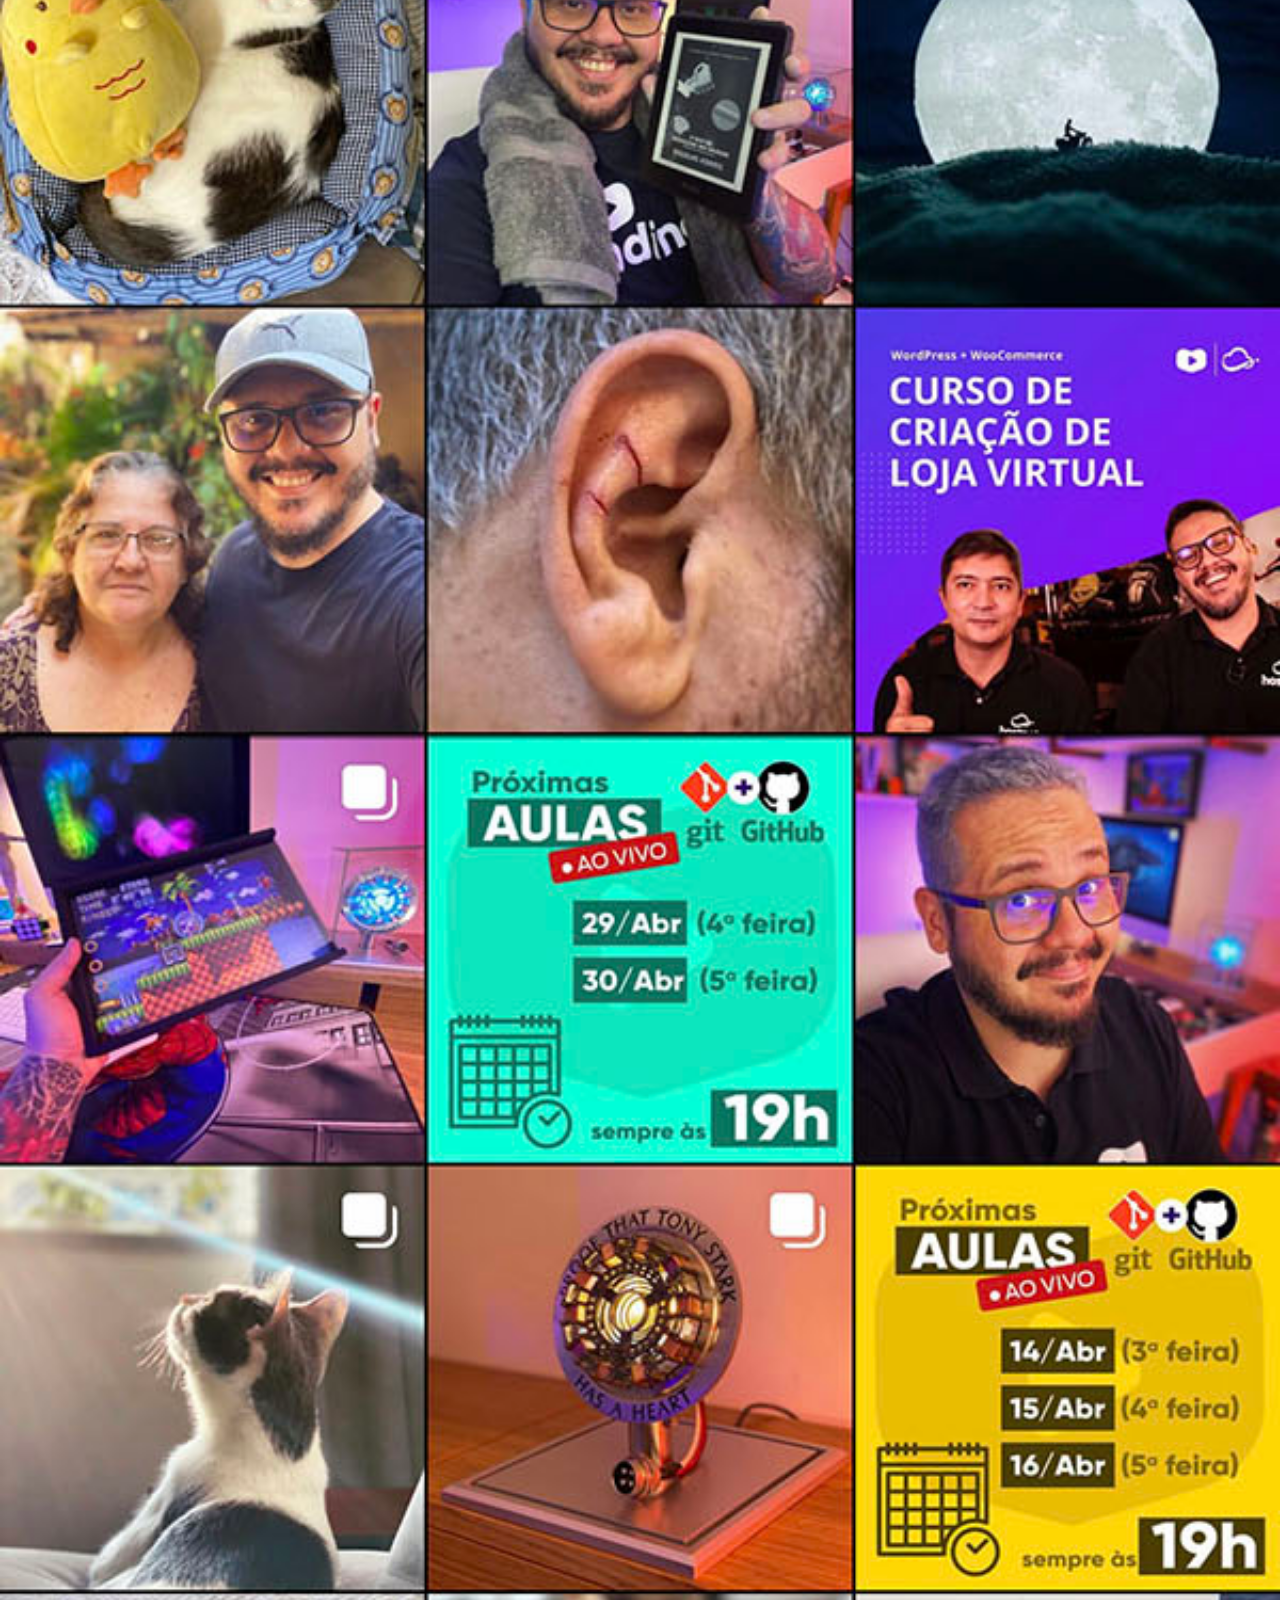
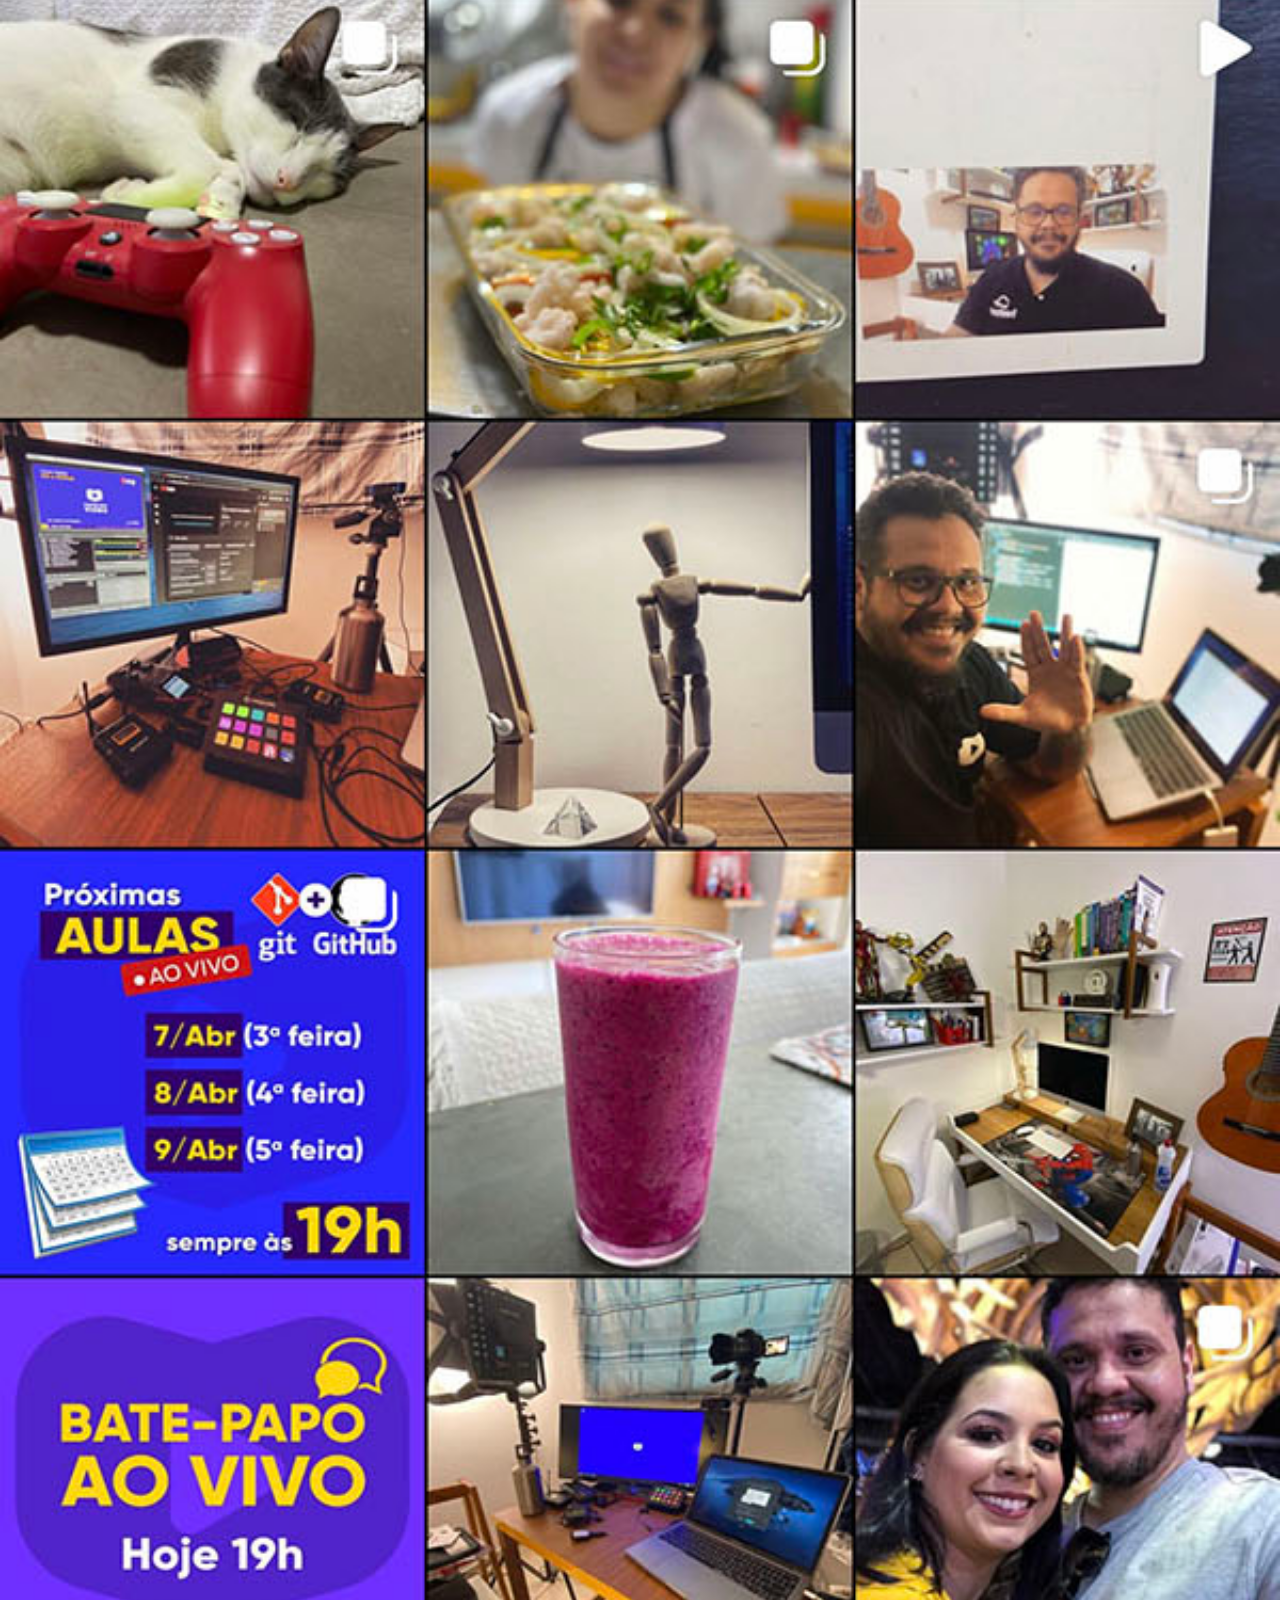
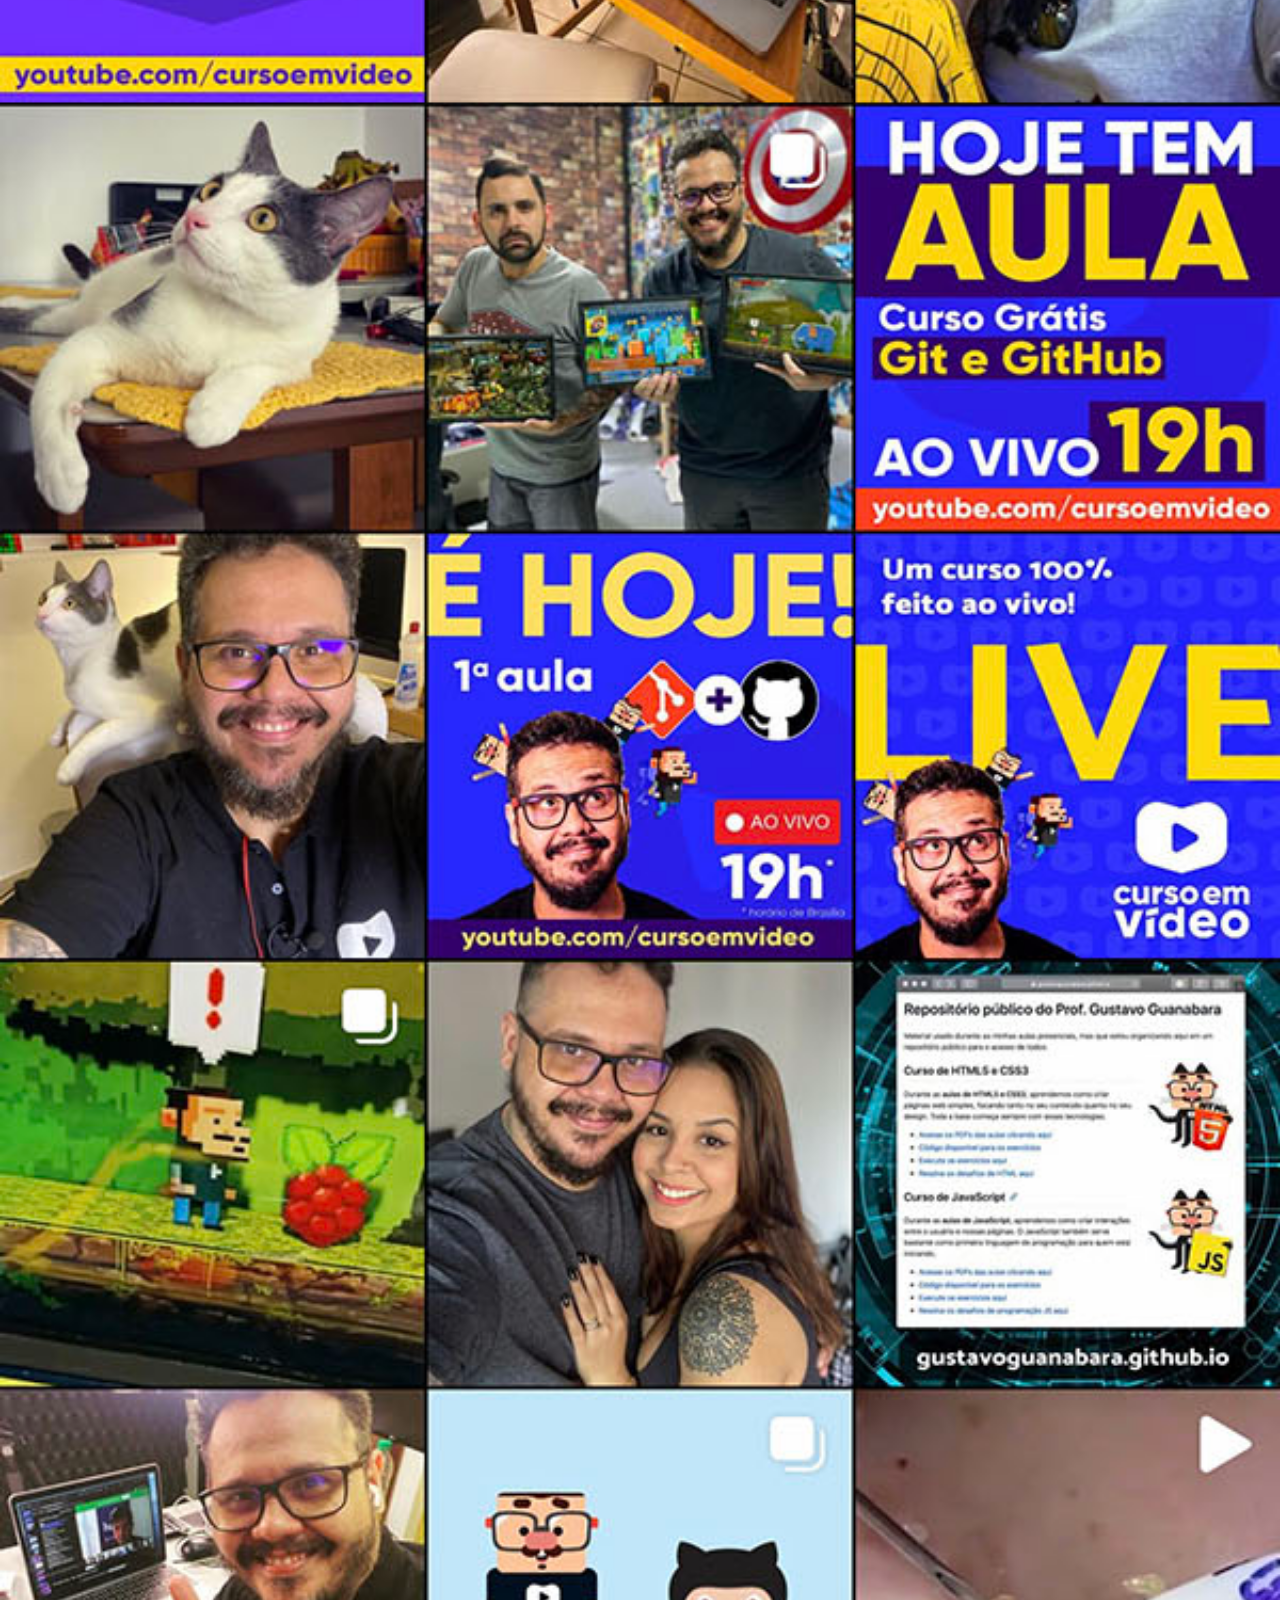
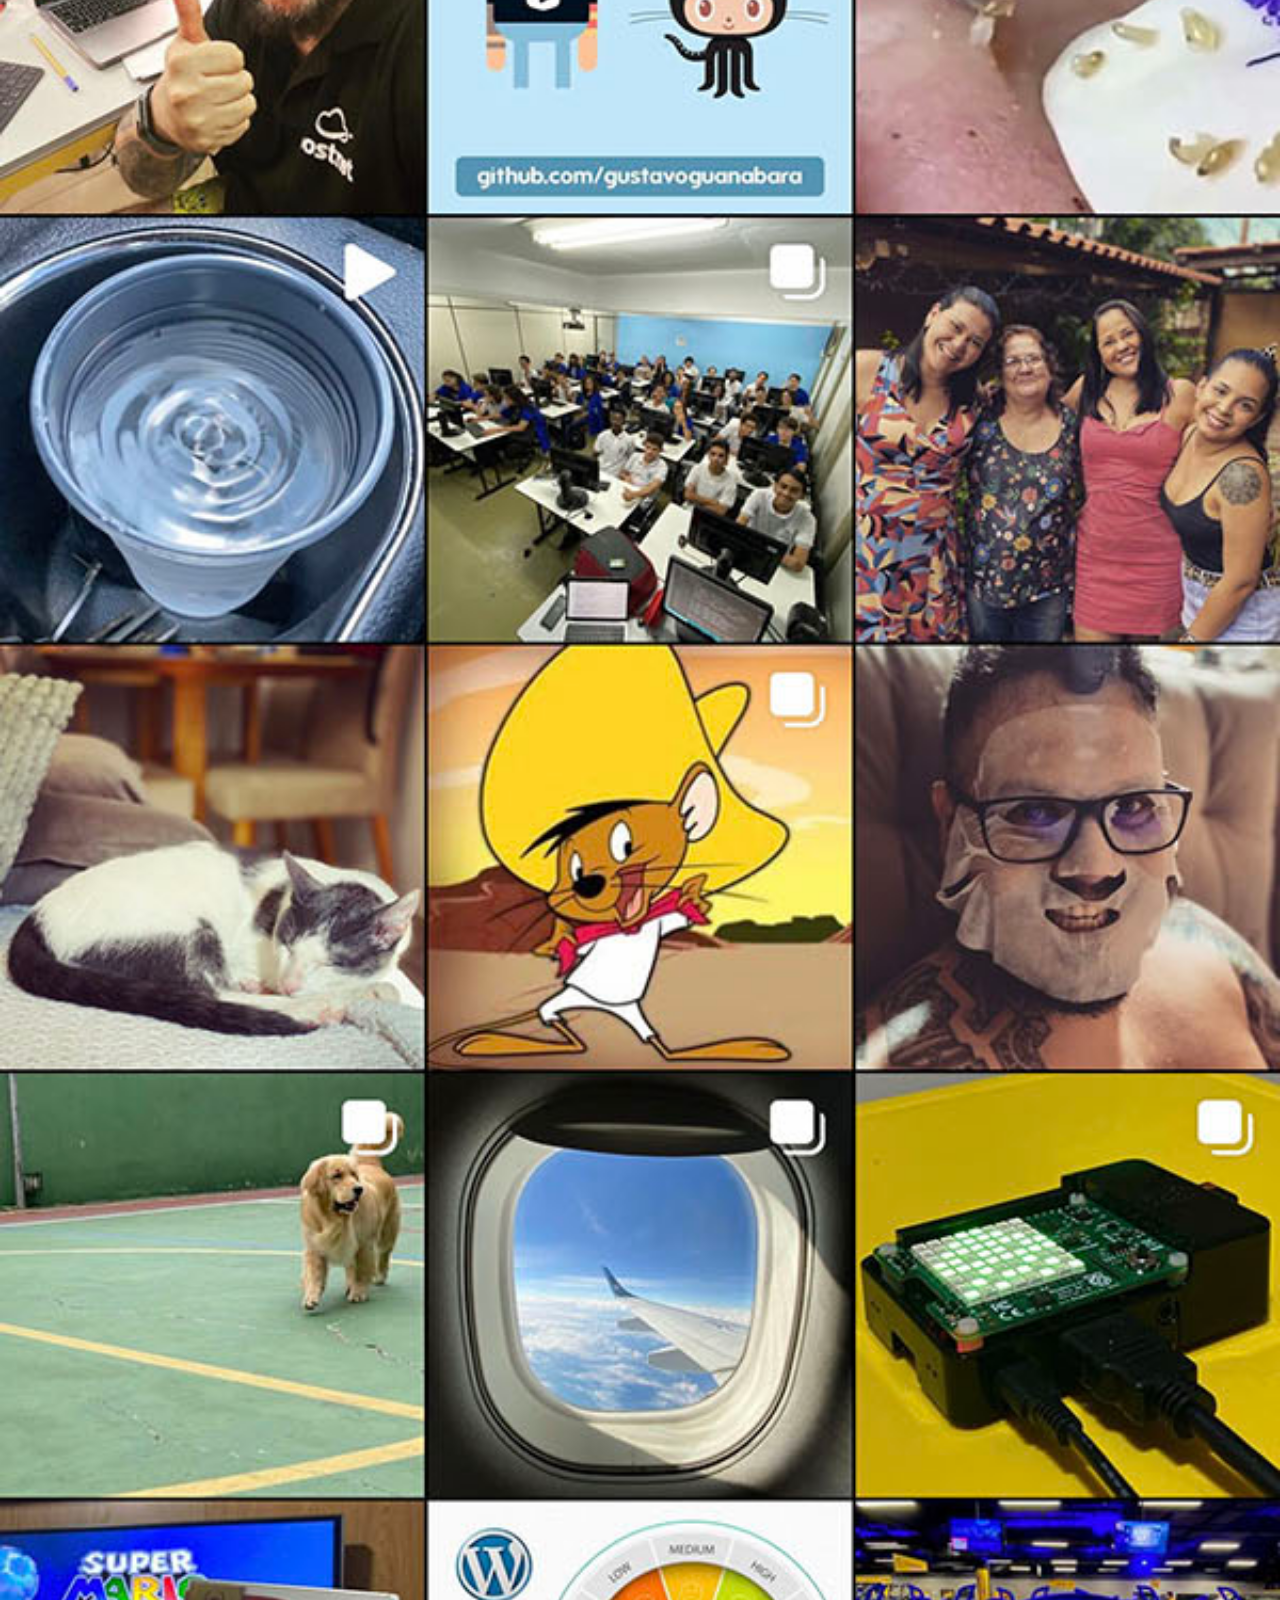
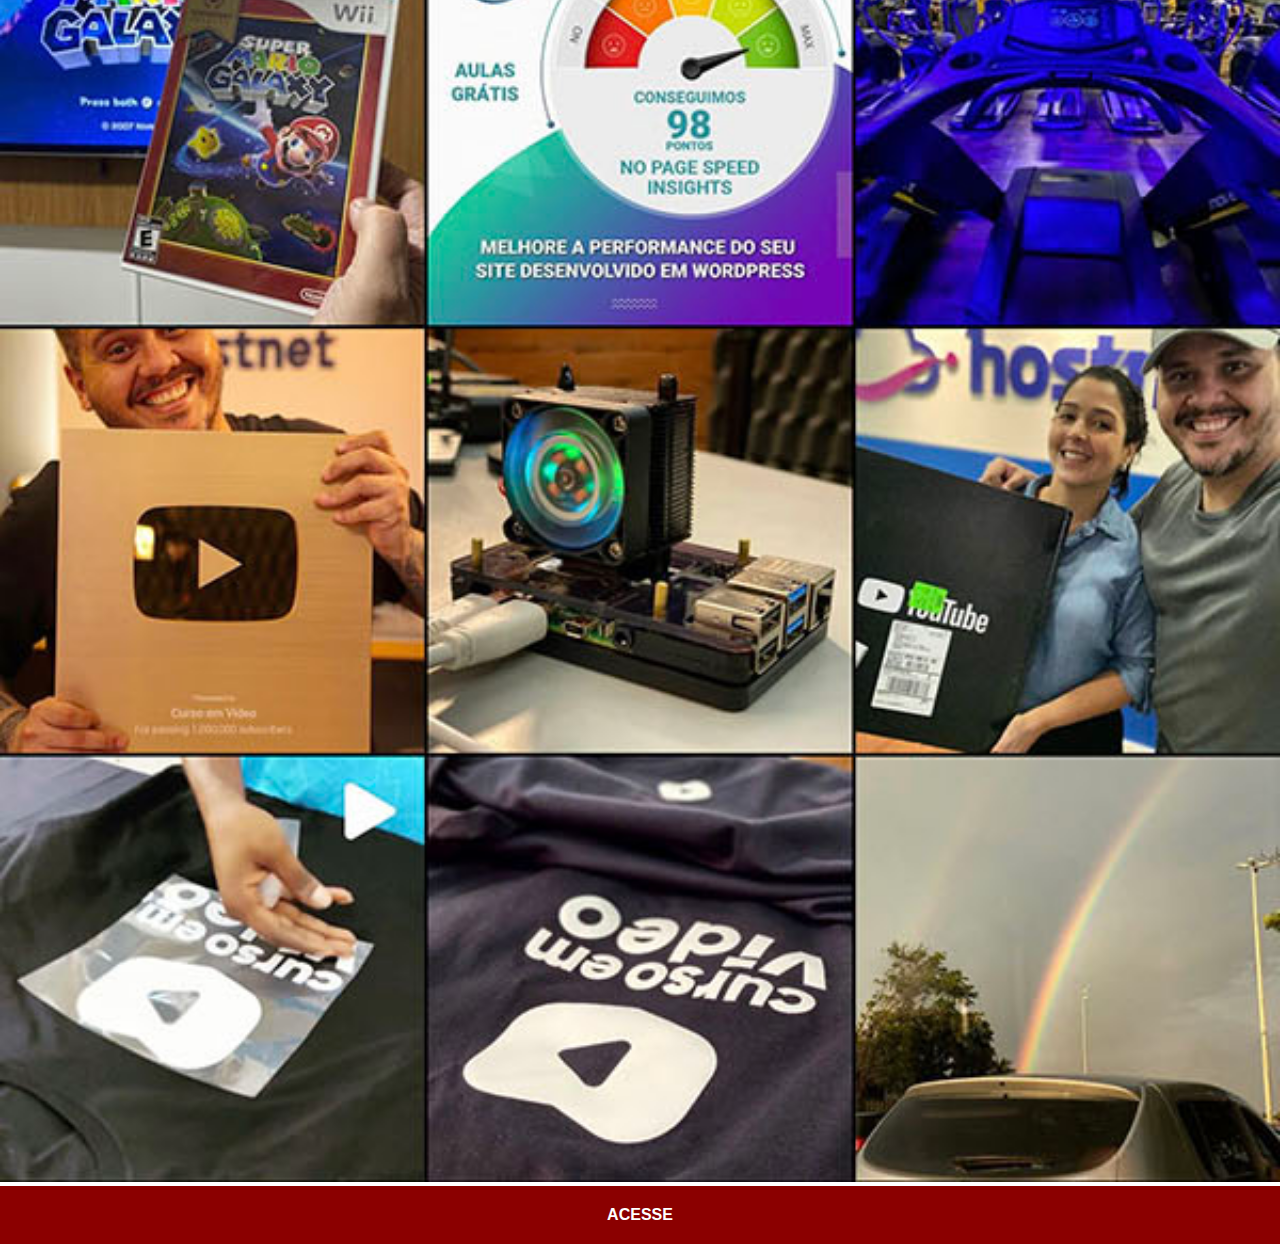
<file: frames/instagram.html>
<!DOCTYPE html>
<html lang="pt-br">
<head>
    <meta charset="UTF-8">
    <meta http-equiv="X-UA-Compatible" content="IE=edge">
    <meta name="viewport" content="width=device-width, initial-scale=1.0">
    <title>Instagram</title>
    <link rel="stylesheet" href="estilos/social.css">
</head>
<body>
    <img src="../imagens/tela-instagram.jpg" alt="Youtube">
    <a href="#" target="_blank">ACESSE</a>
</body>
</html>
</file>
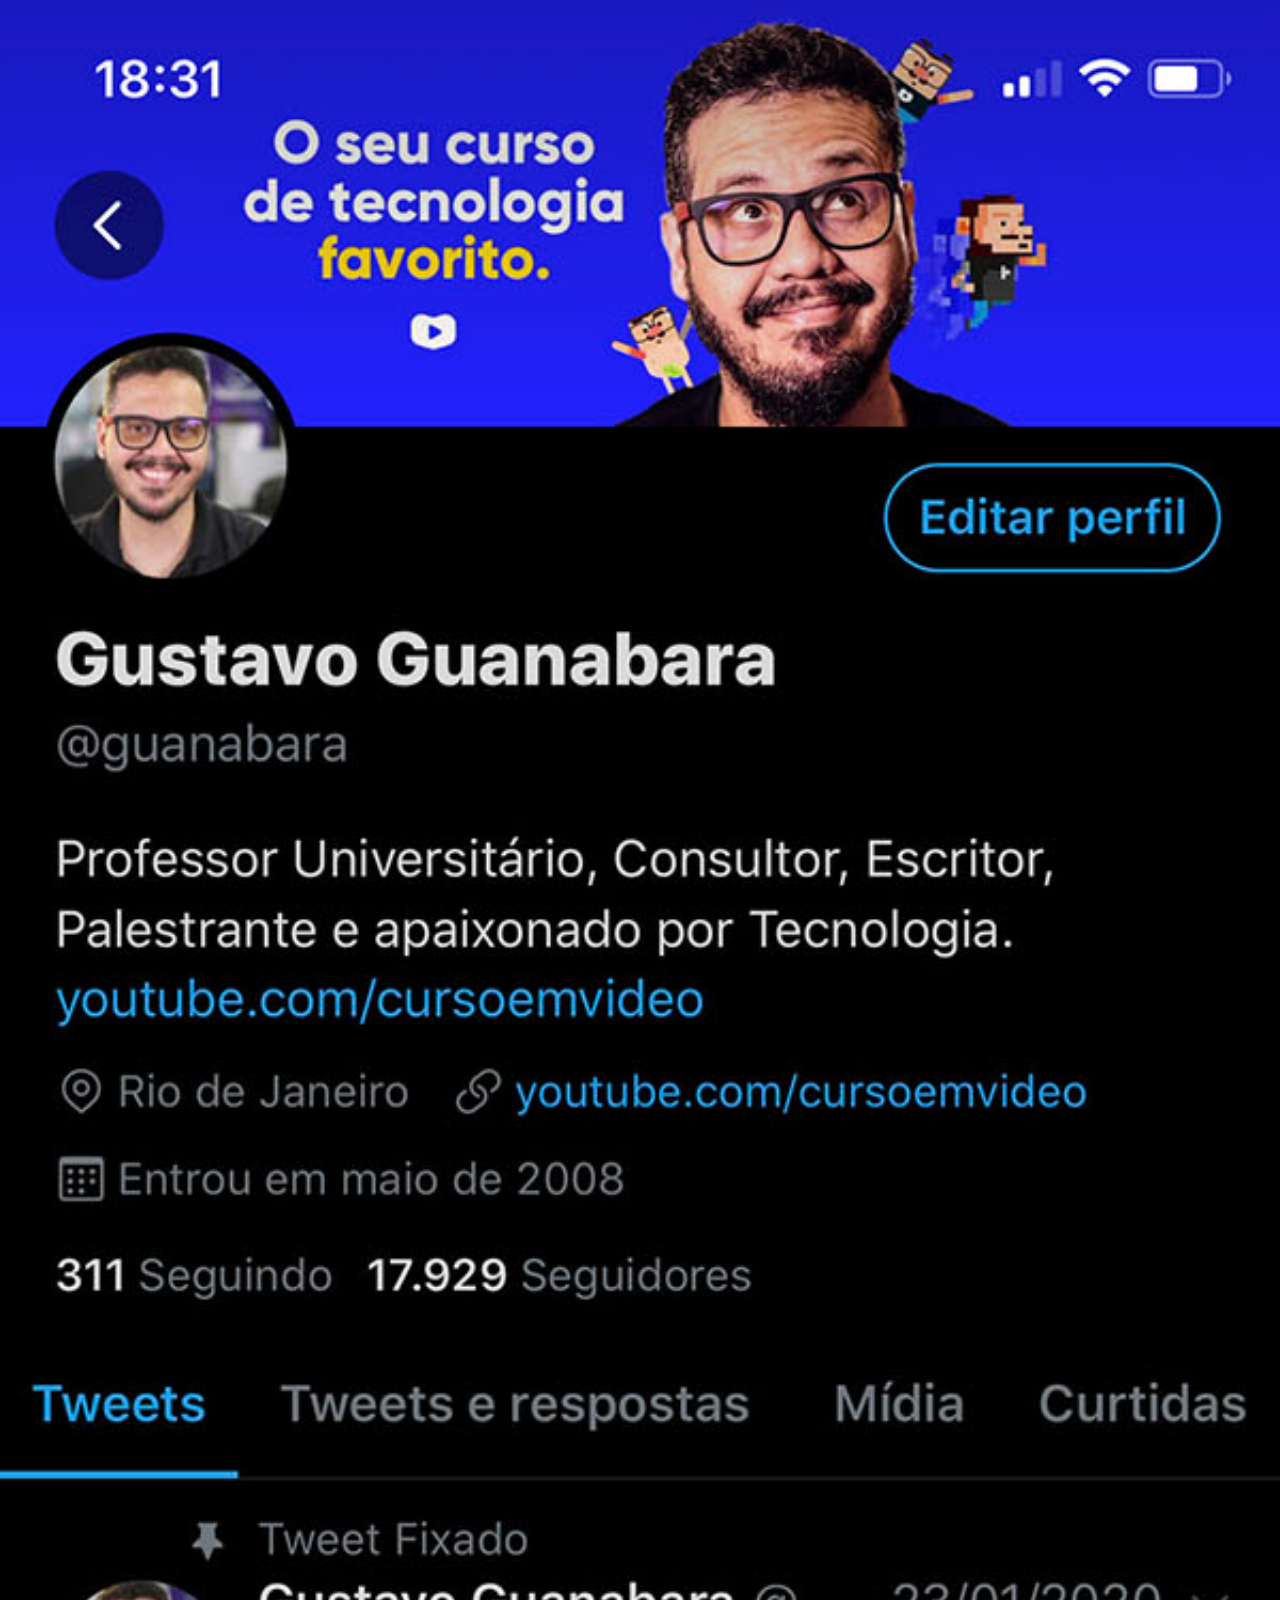
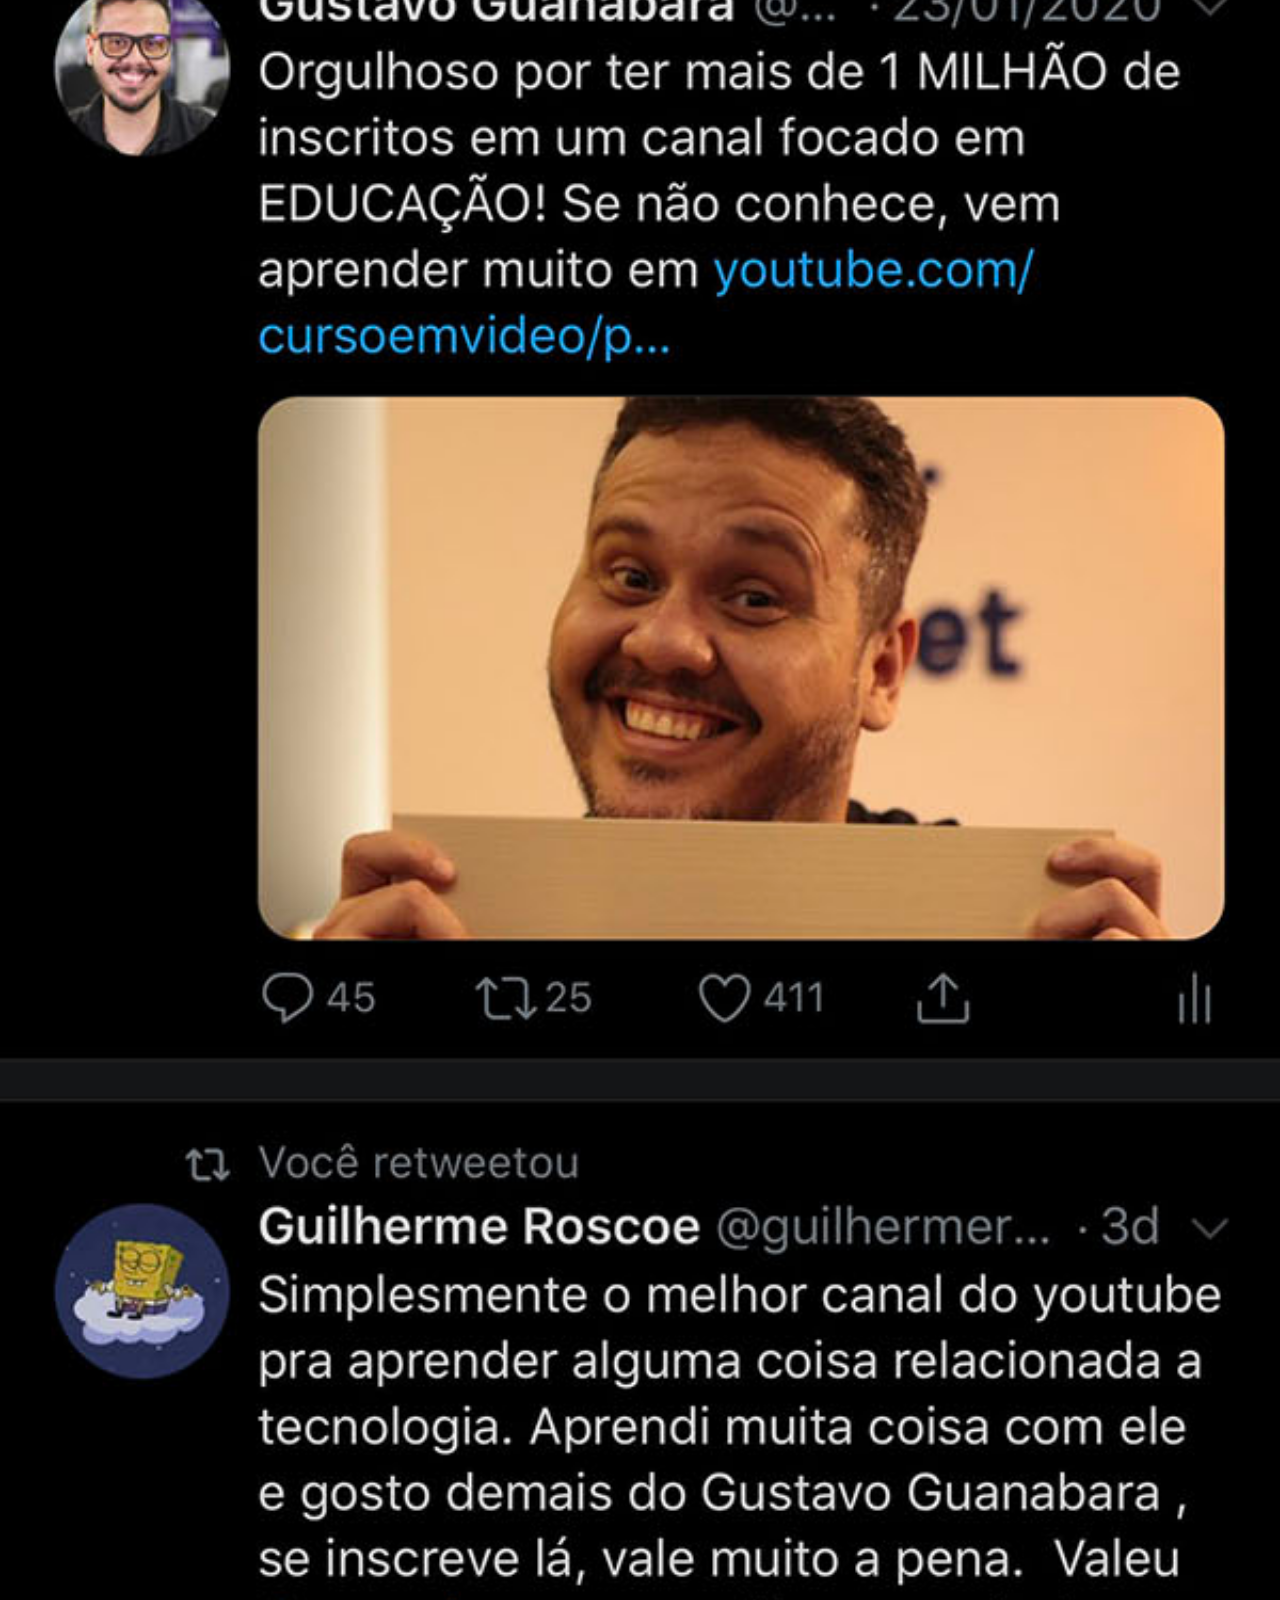
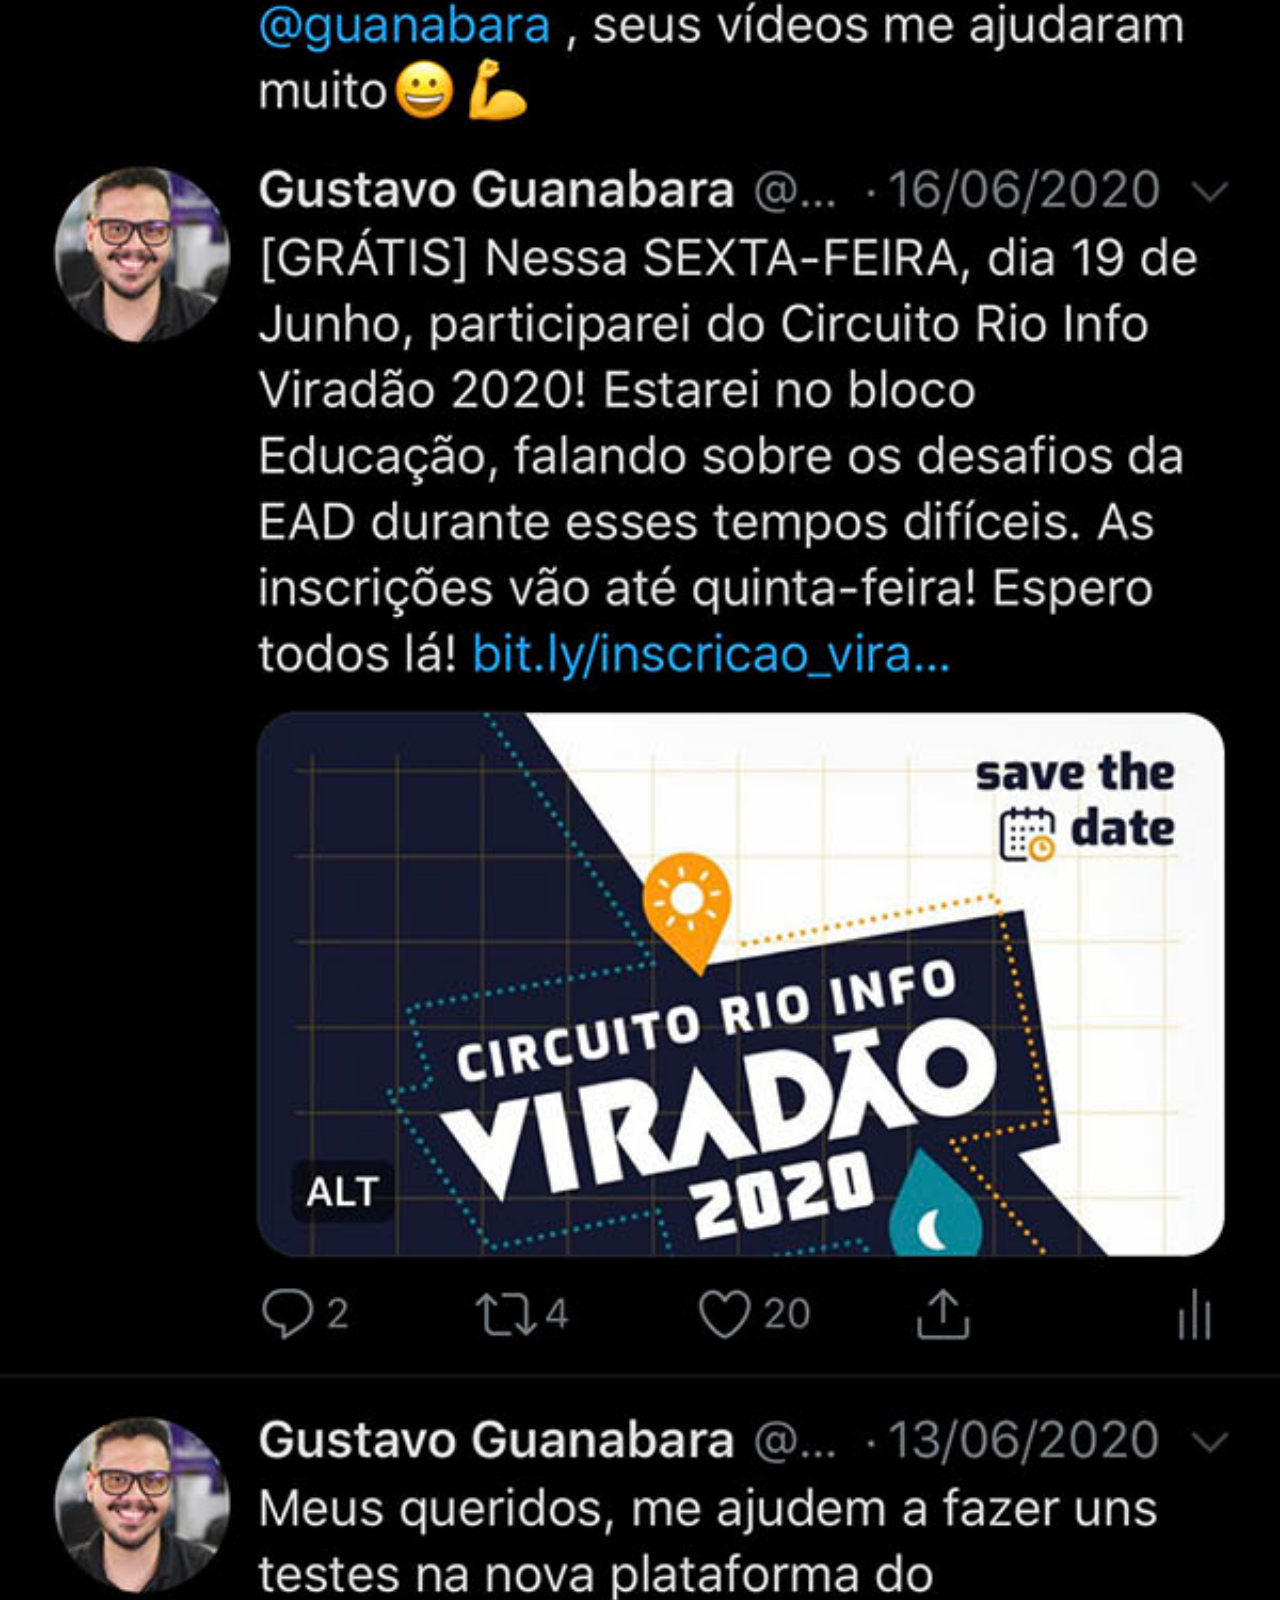
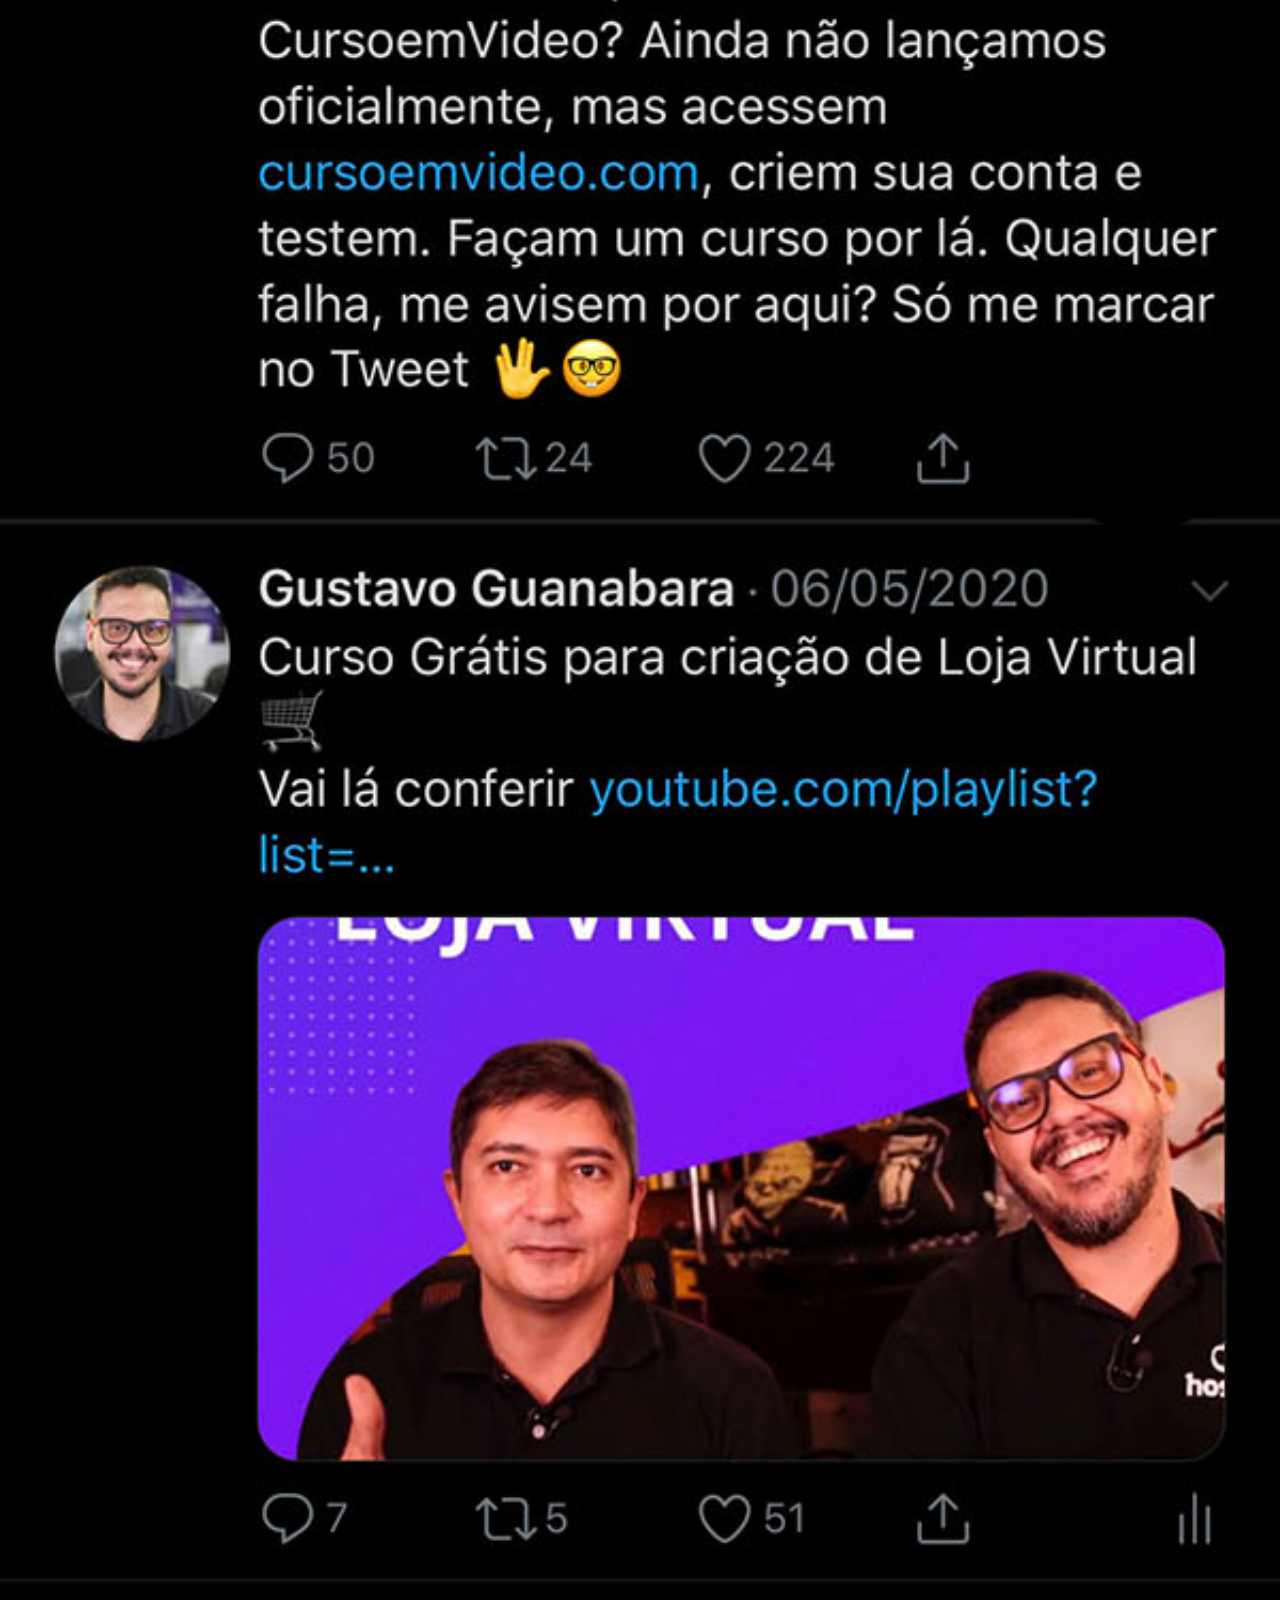
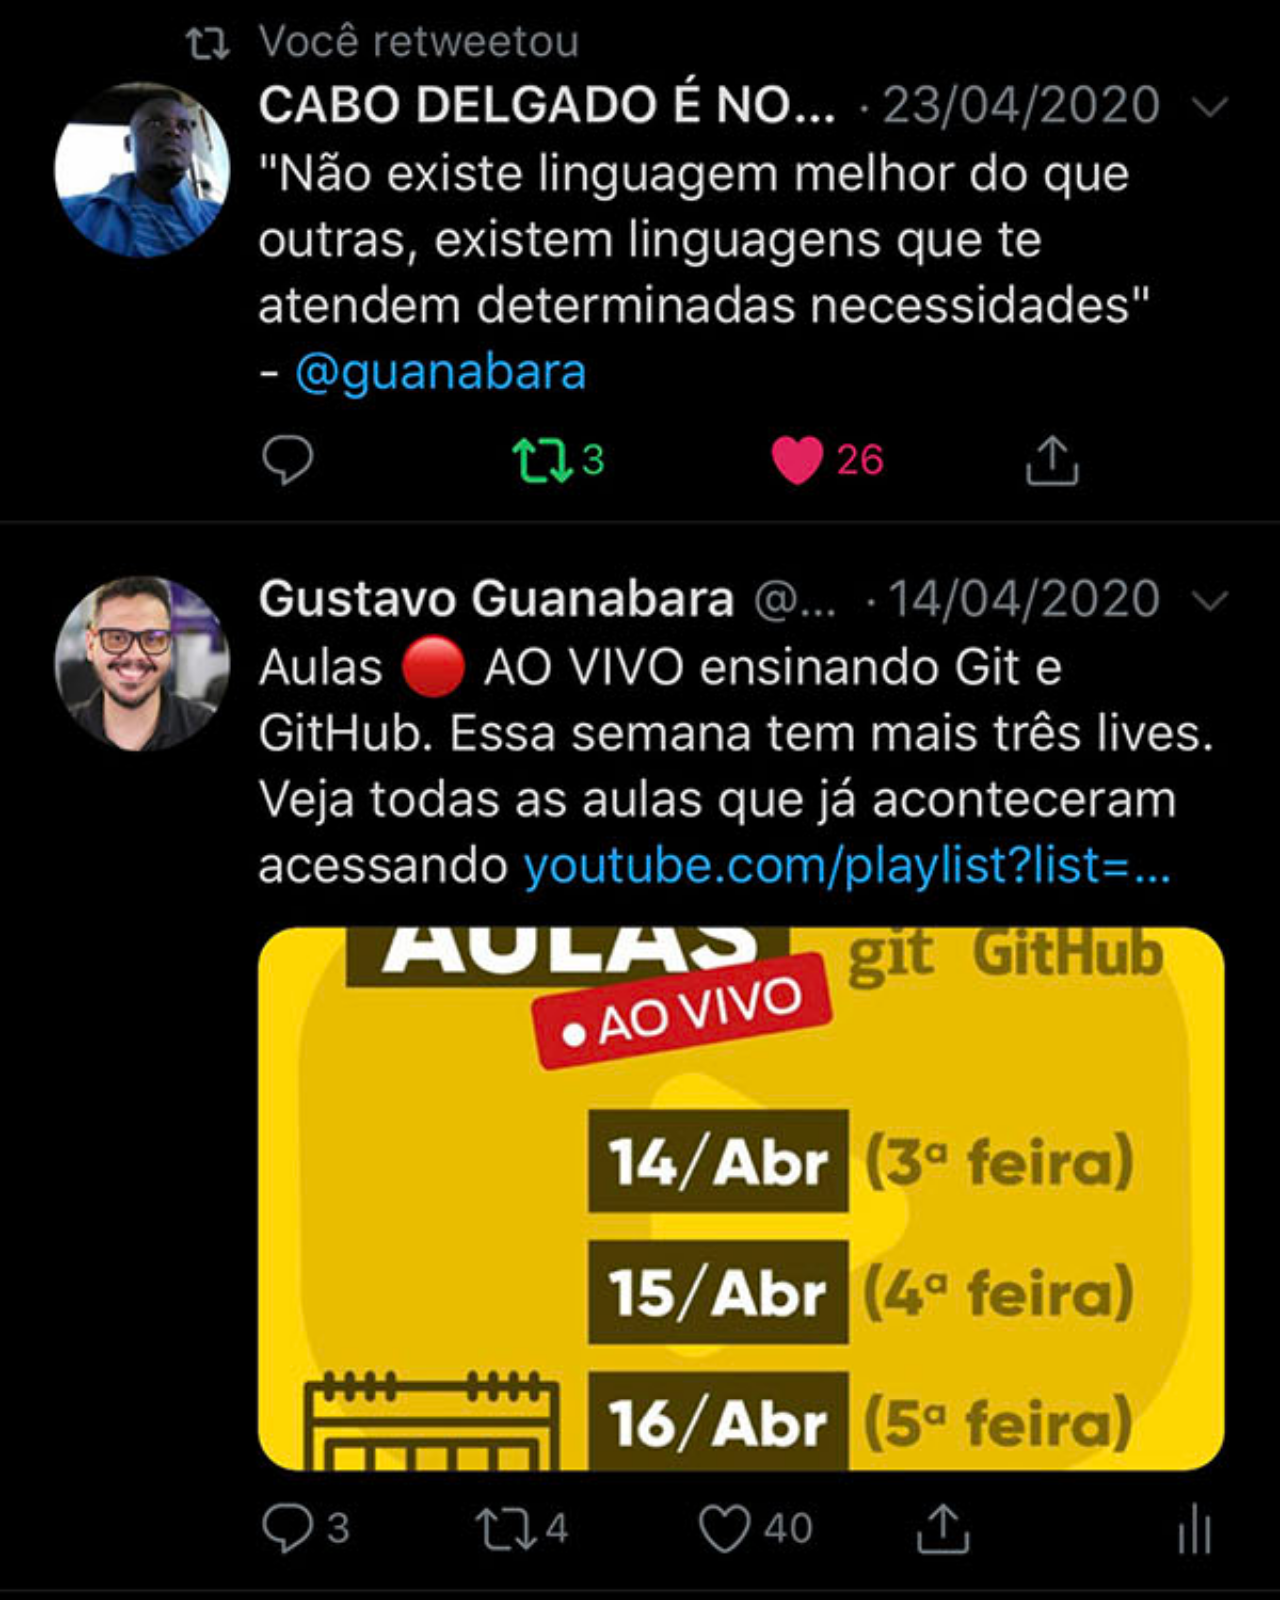
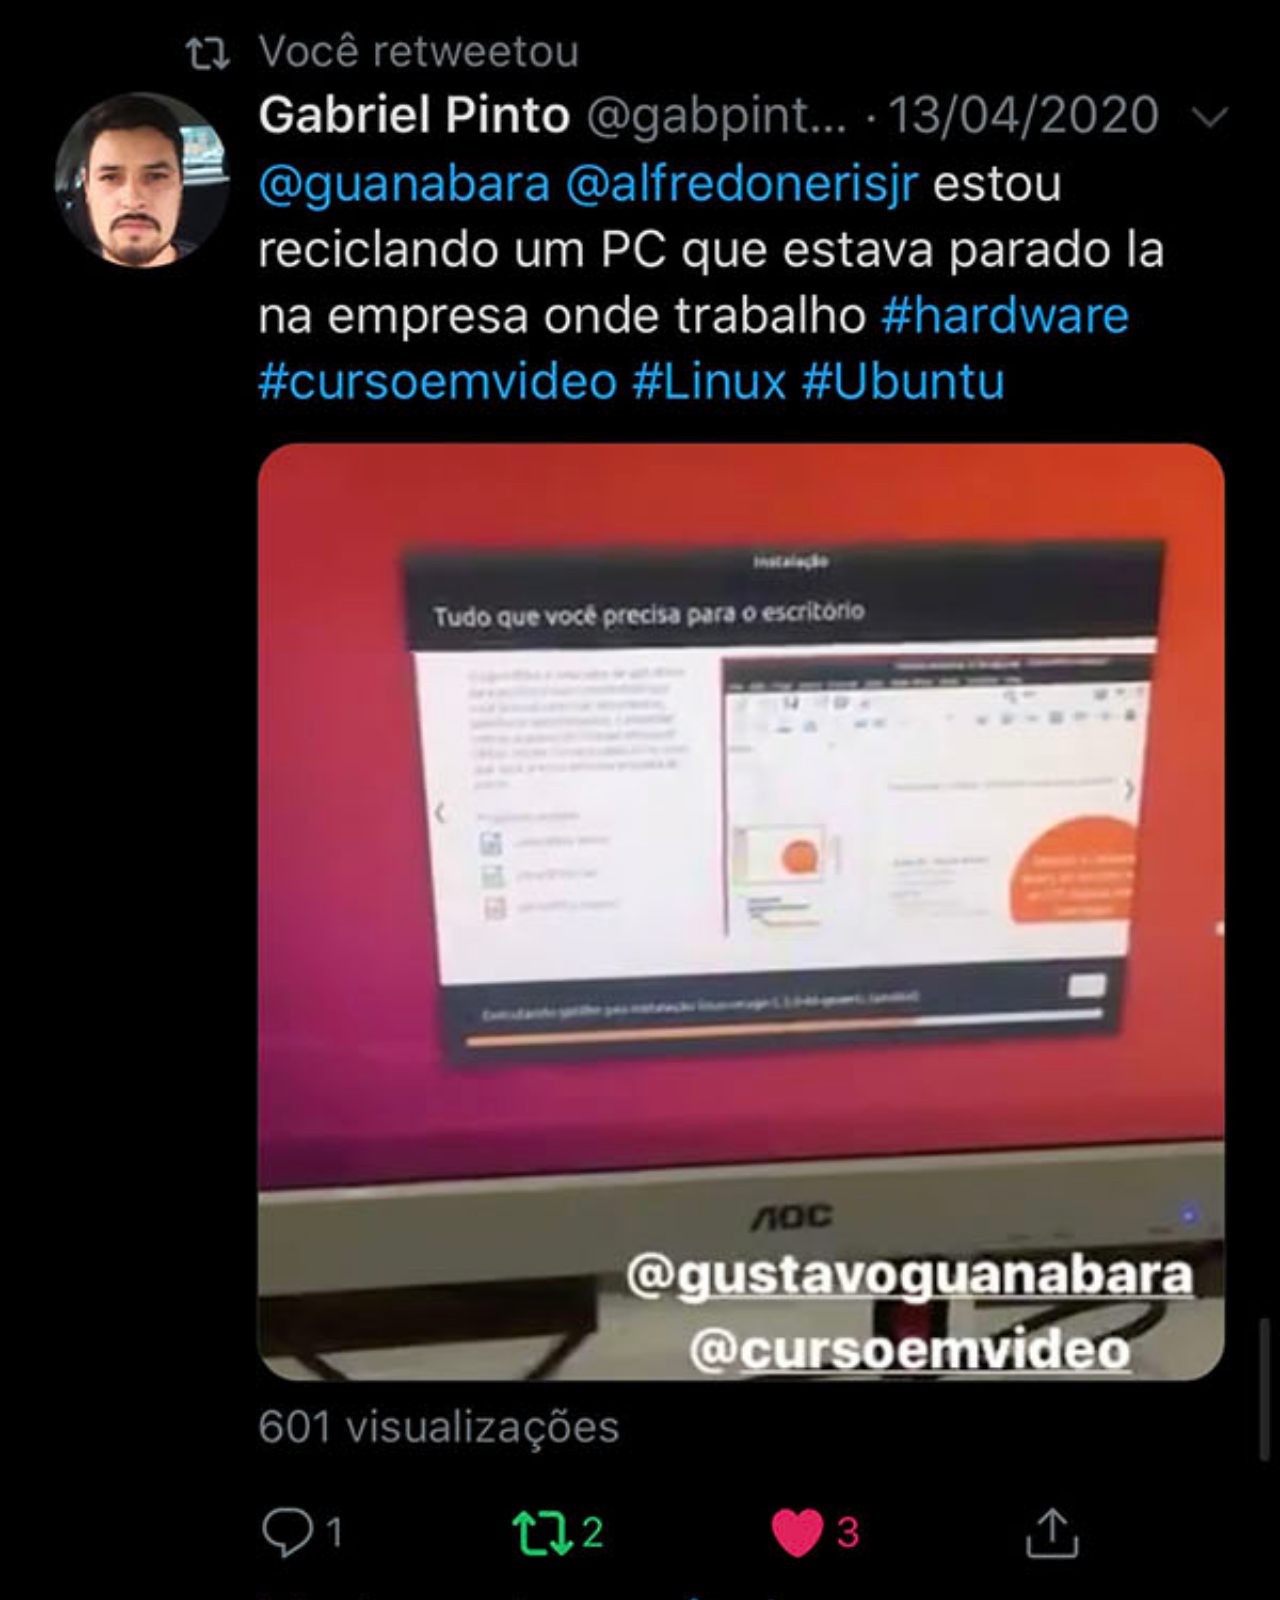
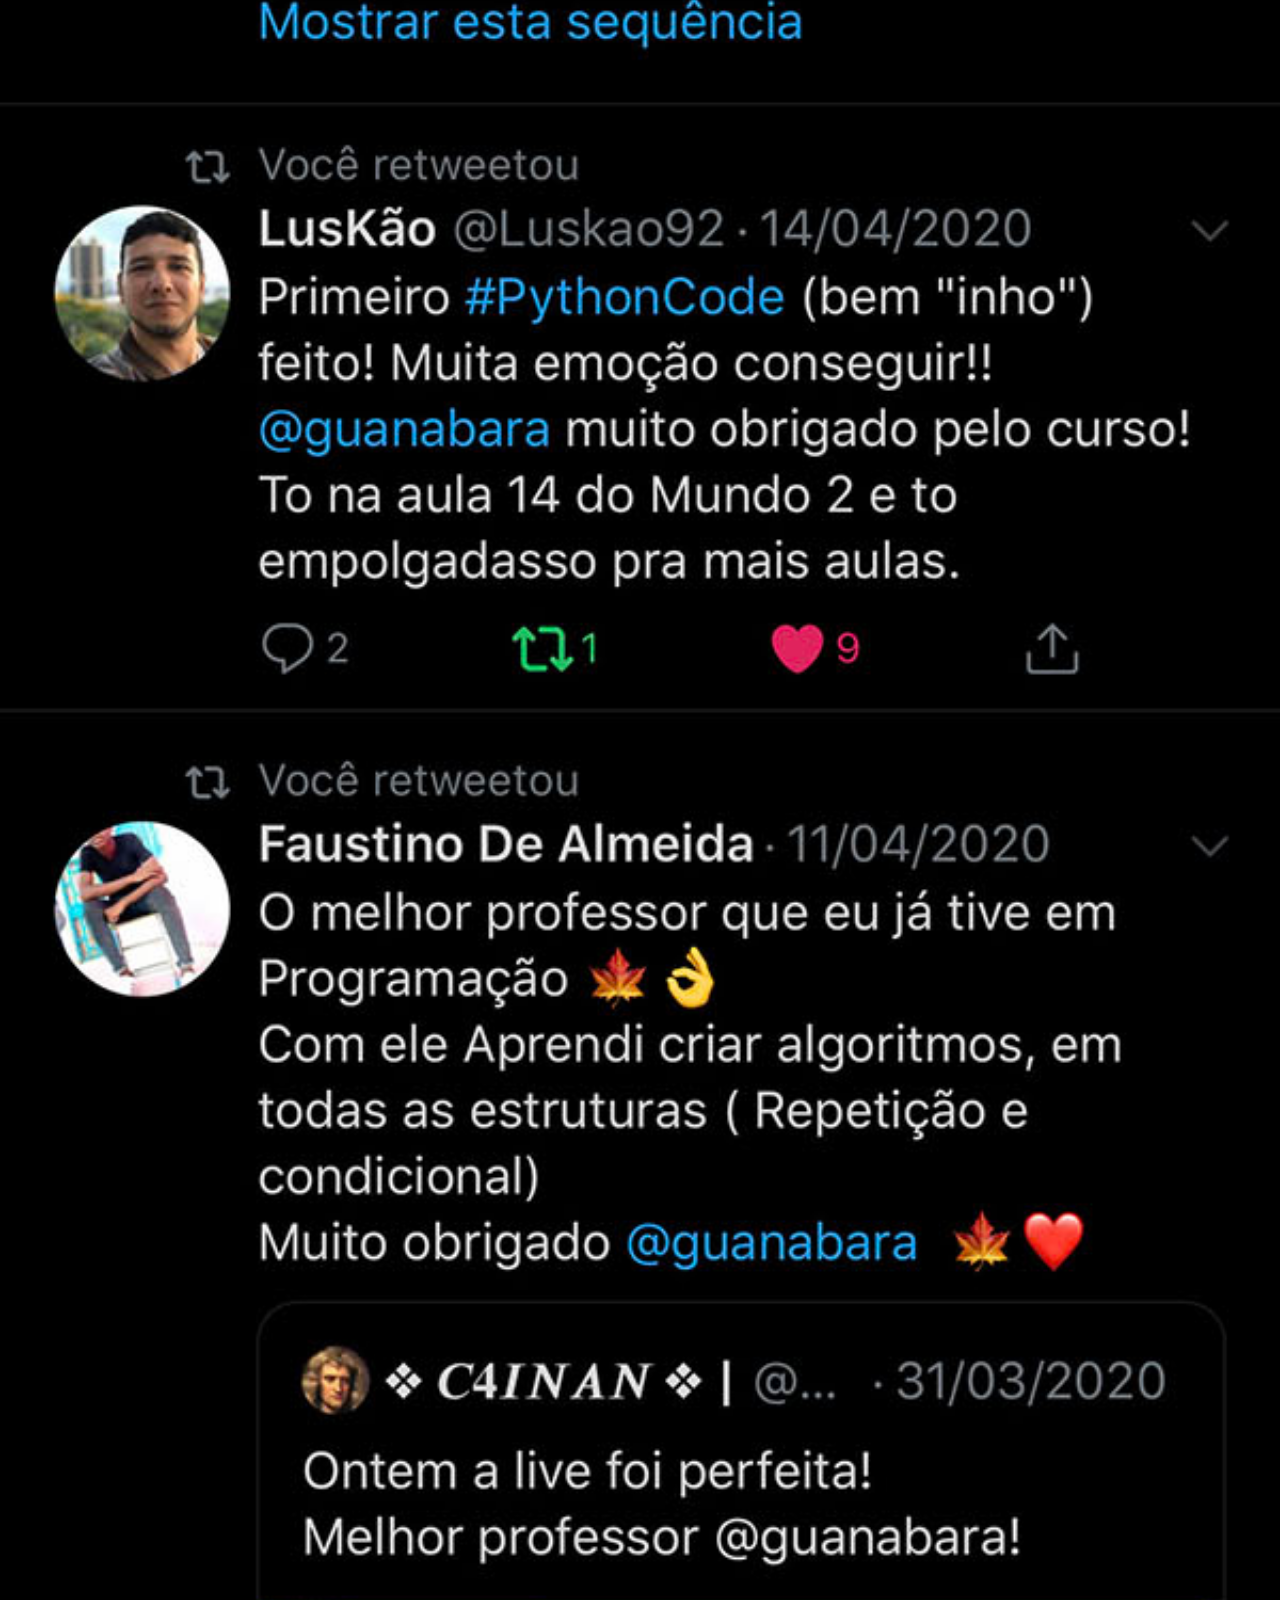
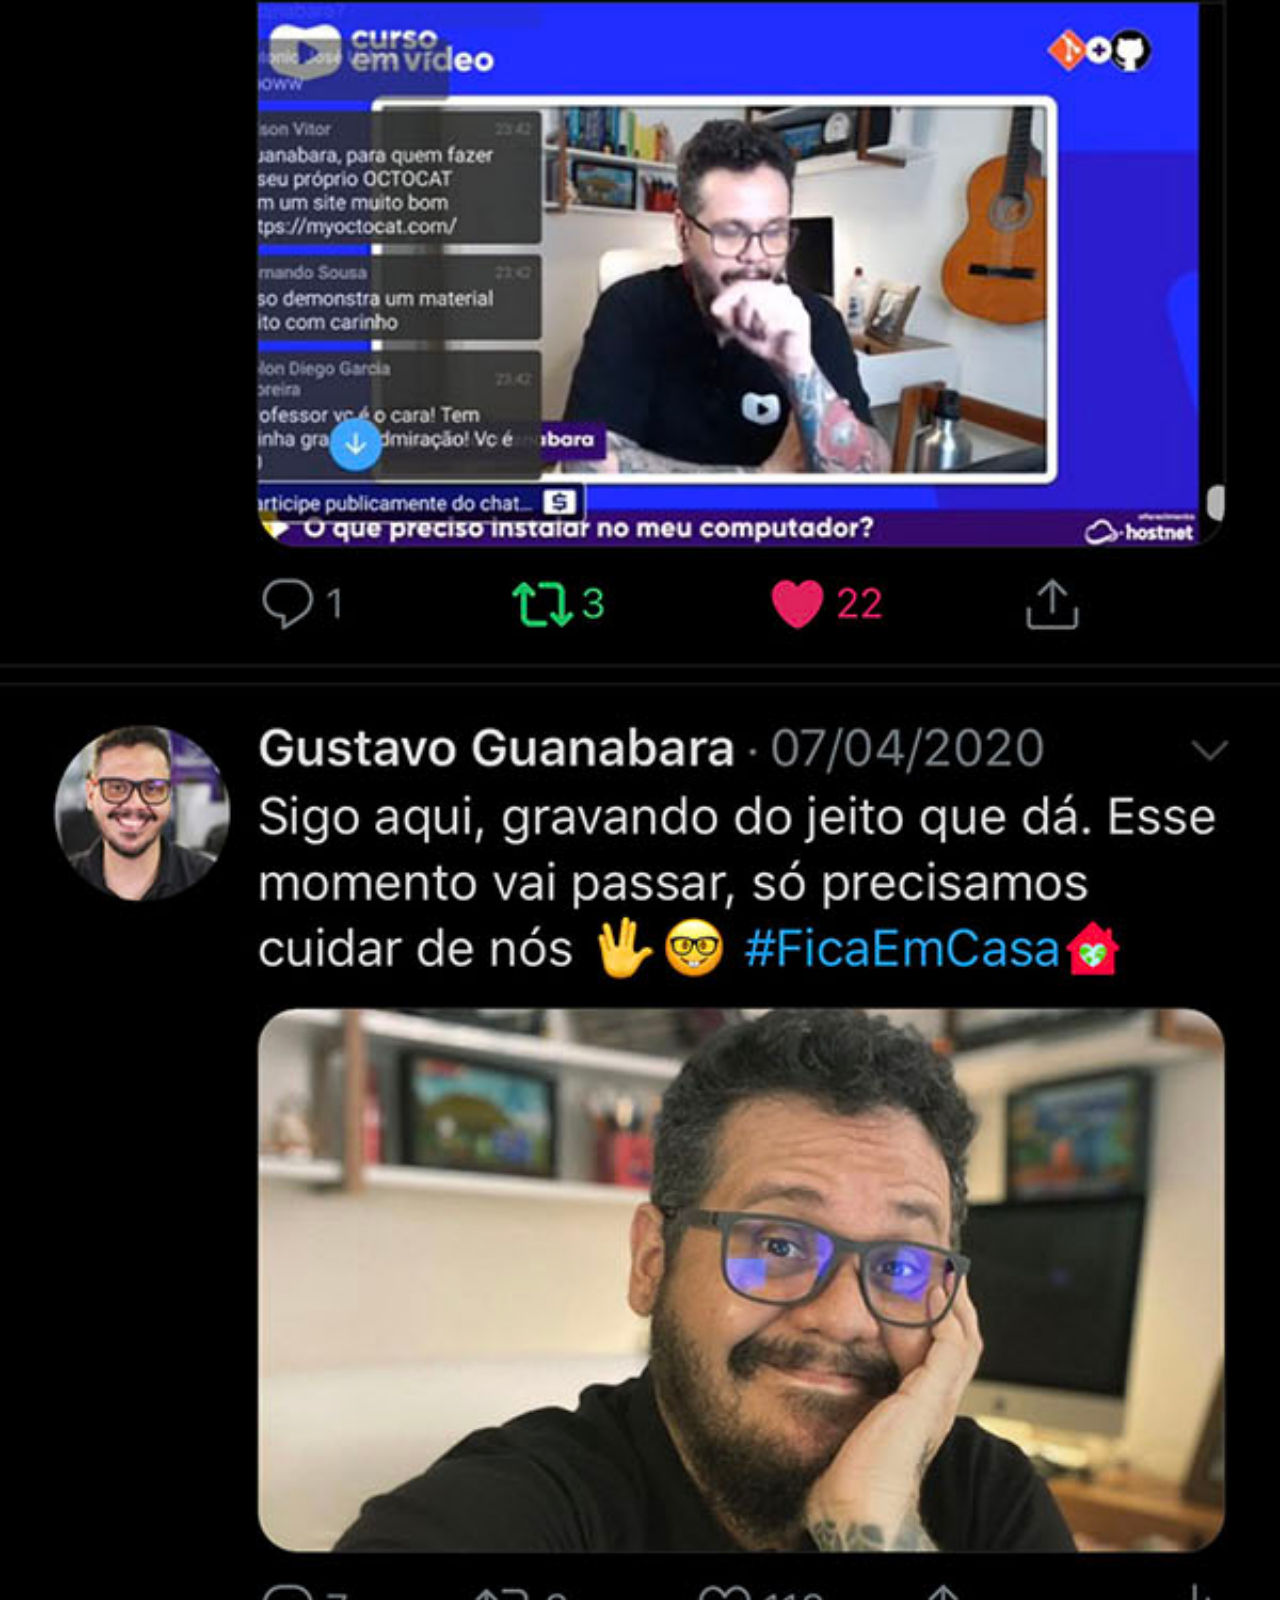
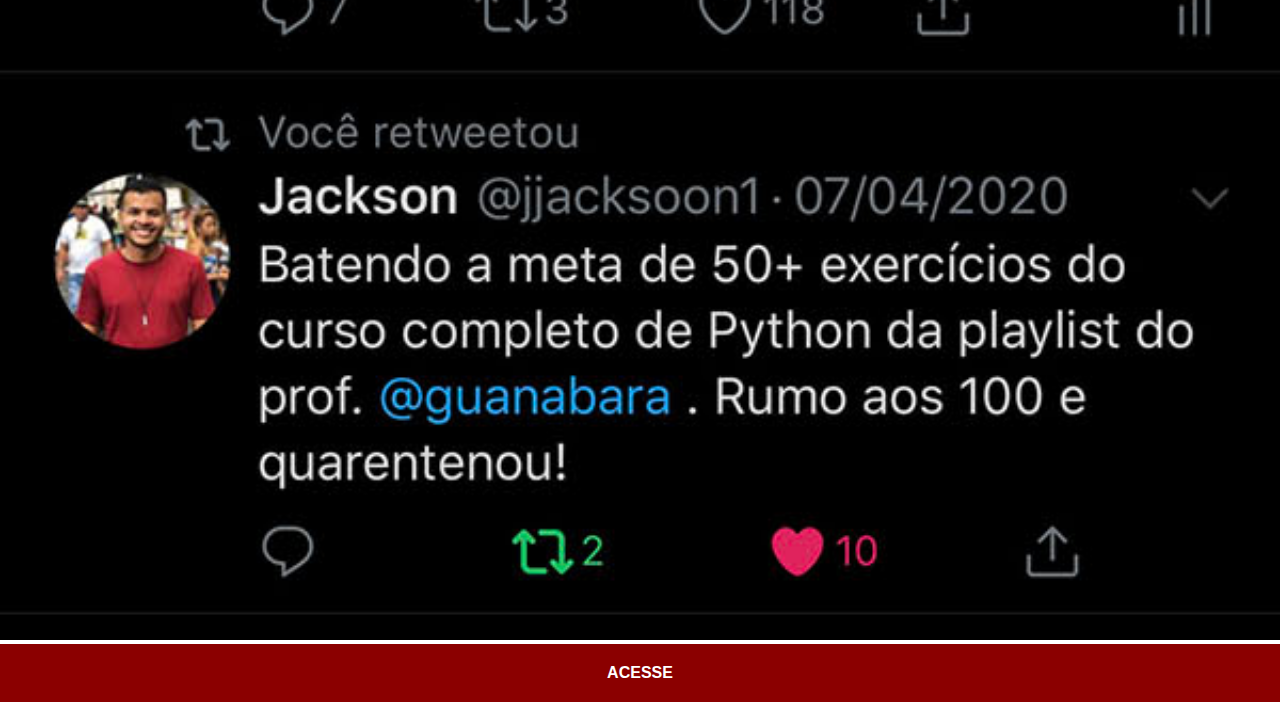
<file: frames/twitter.html>
<!DOCTYPE html>
<html lang="pt-br">
<head>
    <meta charset="UTF-8">
    <meta http-equiv="X-UA-Compatible" content="IE=edge">
    <meta name="viewport" content="width=device-width, initial-scale=1.0">
    <title>Twitter</title>
    <link rel="stylesheet" href="estilos/social.css">
</head>
<body>
    <img src="../imagens/tela-twitter.jpg" alt="Youtube">
    <a href="#" target="_blank">ACESSE</a>
</body>
</html>
</file>
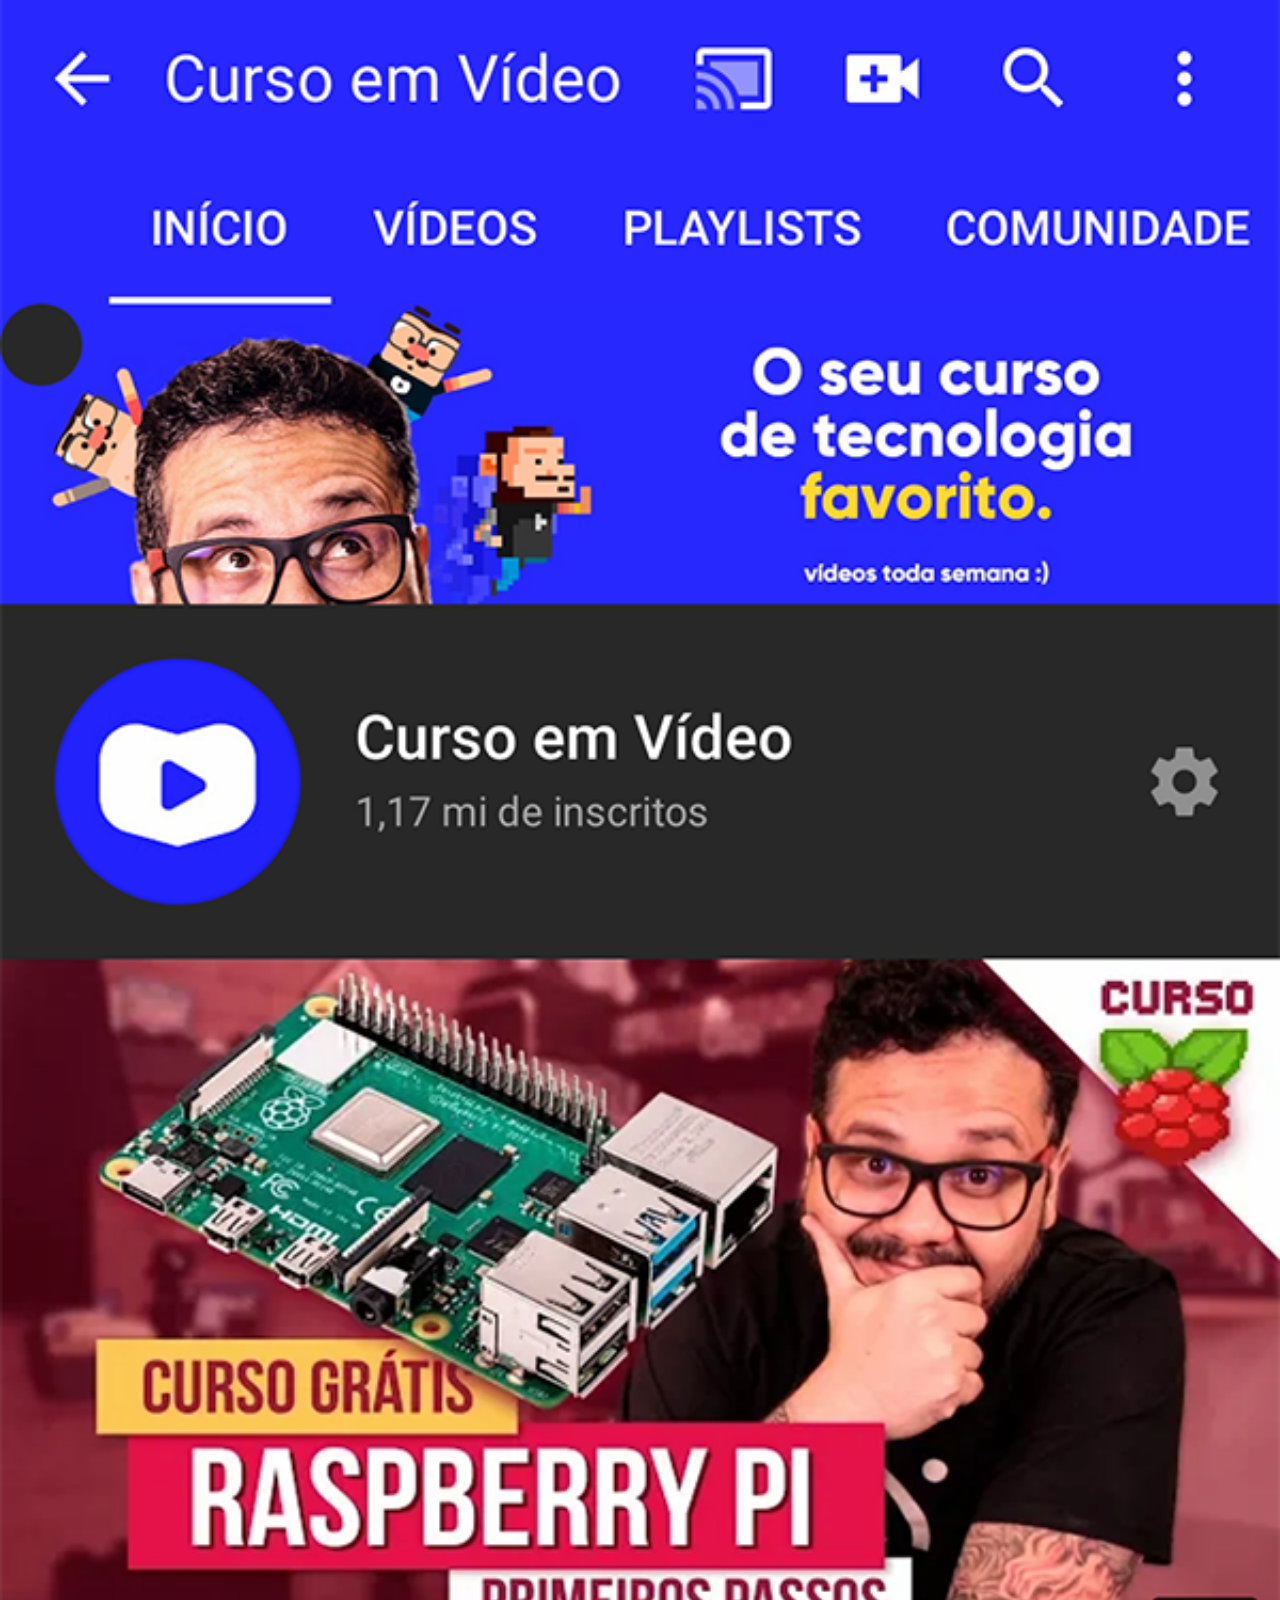
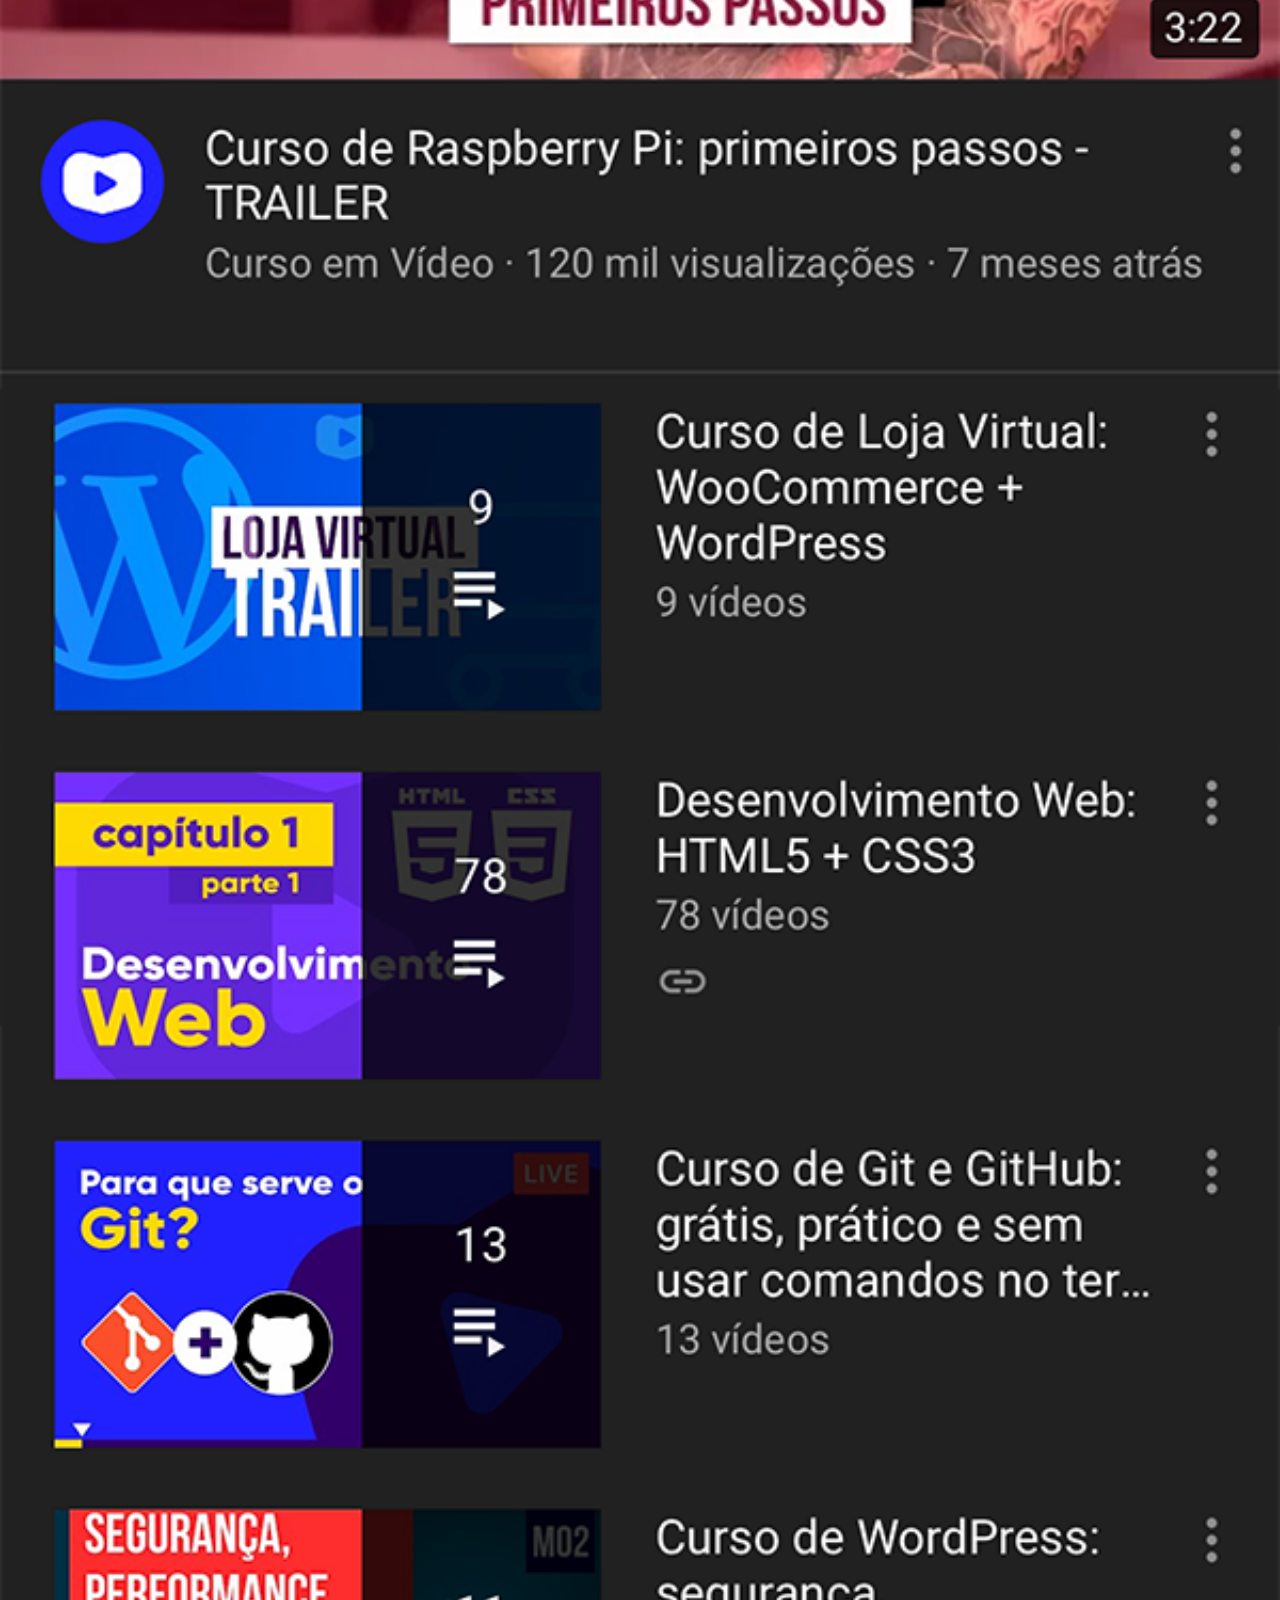
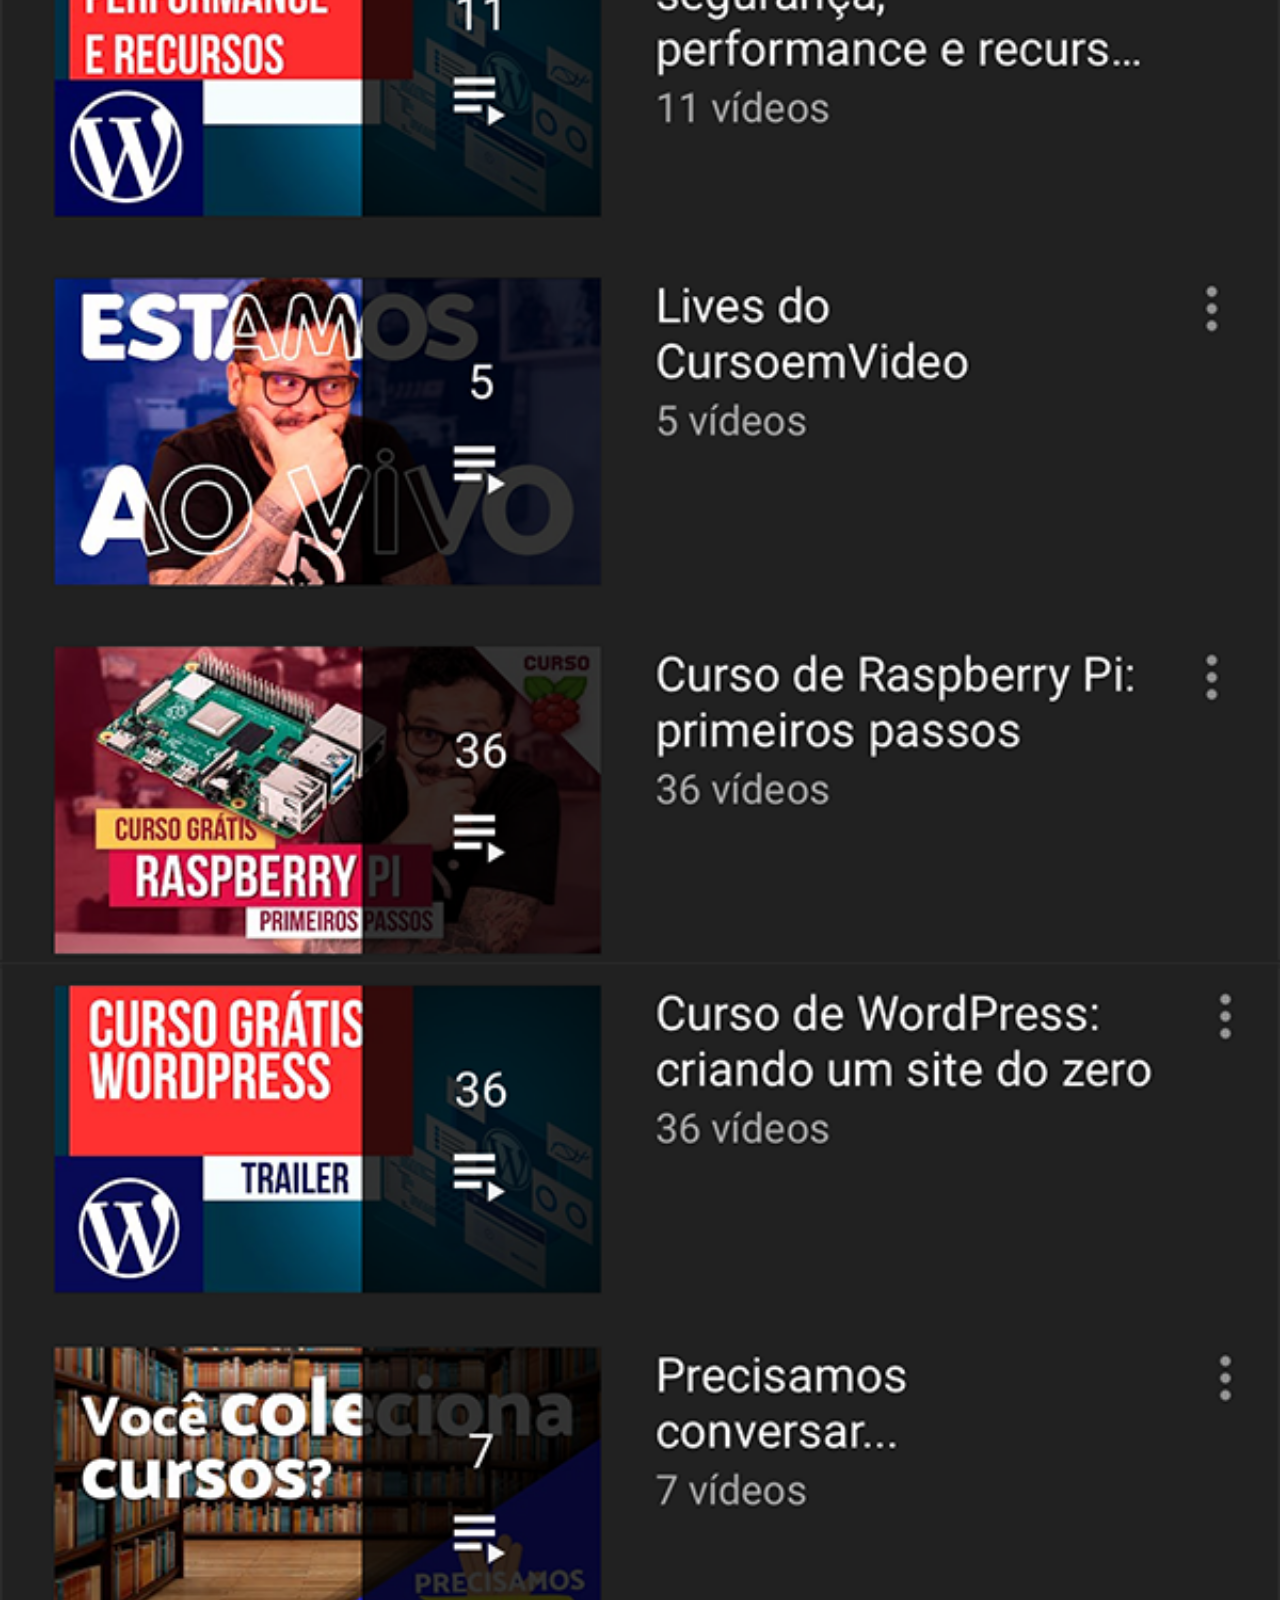
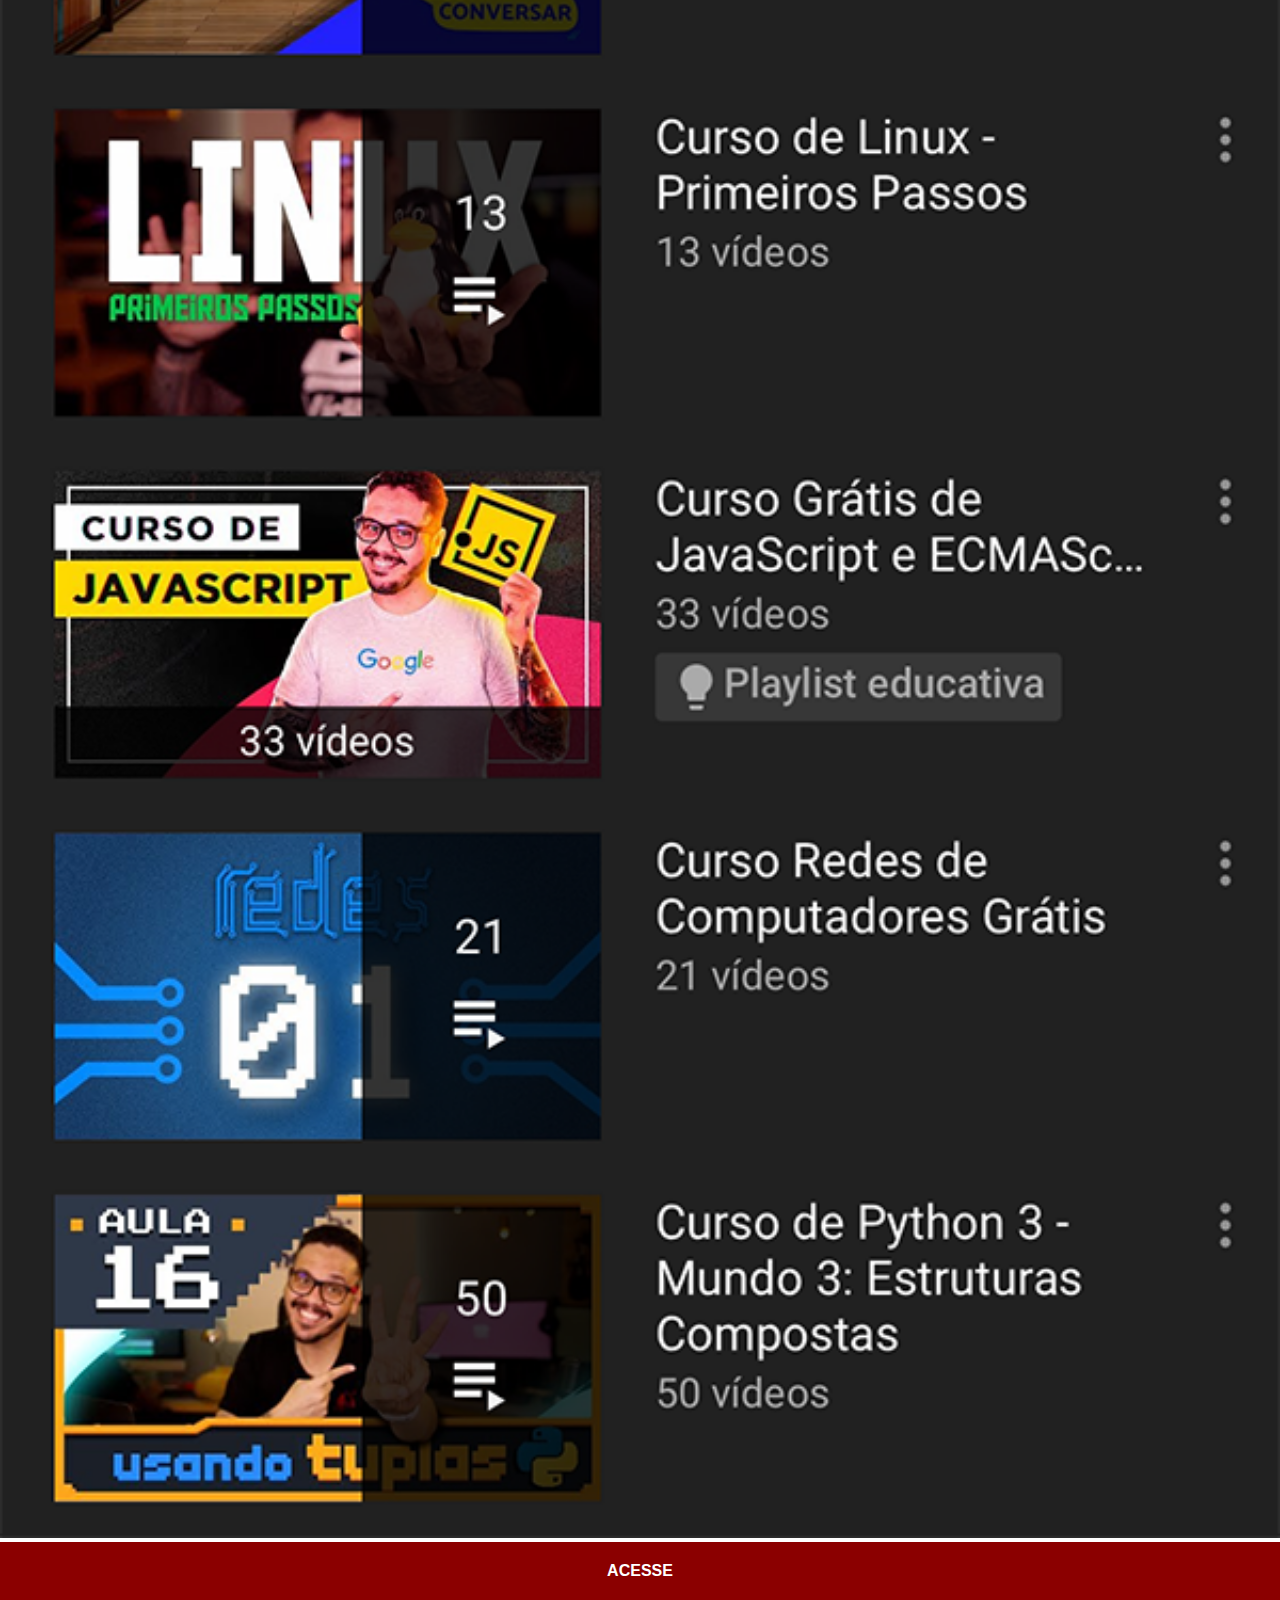
<file: frames/youtube.html>
<!DOCTYPE html>
<html lang="pt-br">
<head>
    <meta charset="UTF-8">
    <meta http-equiv="X-UA-Compatible" content="IE=edge">
    <meta name="viewport" content="width=device-width, initial-scale=1.0">
    <title>Youtube</title>
    <link rel="stylesheet" href="estilos/social.css">
</head>
<body>
    <img src="../imagens/tela-youtube.png" alt="Youtube">
    <a href="https://www.youtube.com/c/CursoemV%C3%ADdeo" target="_blank">ACESSE</a>
</body>
</html>
</file>
<file: estilos/style.css>
@charset "UTF-8";

* {
    margin: 0;
    padding: 0;
    font-family: Arial, Helvetica, sans-serif;
}

html, body {
    height: 100vh;
    width: 100vw;
    background-color: black;
}

body {
    background: url(../imagens/fundo-madeira.jpg) no-repeat top center;
    /* Cobre a tela inteira com a imagem, ou seja, ajusta a imagem ao container que ela está*/
    background-size: cover;
    /* Tira a rolagem */
    background-attachment: fixed;
}

main {
    height: 100vh;
    position: relative;
}

section#telefone {
    position: absolute;
    top: 50%;
    left: 50%;
    transform: translate(-50%, -50%);
    height: 627px;
    width: 311px;
    background: url(../imagens/frame-iphone.png) no-repeat;
}

iframe#tela {
    position: relative;
    top: 80px;
    left: 22px;
    width: 267px;
    height: 471px;
}

section#redes-sociais {
    display: flex;
    flex-direction: column;
    align-items: flex-end;
}

section#redes-sociais img {
    width: 50px;
    margin: 10px;
    /* Botão redondo*/
    border-radius: 100%;
    box-shadow: 2px 2px 5px rgba(0, 0, 0, 0.400);
    box-sizing: border-box;
}

section#redes-sociais img:hover {
    border: 2px solid rgba(255, 255, 255, 0.637);
    transform: translate(-3px, -3px);
    box-shadow: 5px 5px 10px rgba(0, 0, 0, 0.637);
    /*Faz a transição do efeito transform ficar mais lenta*/
    transition: transform .5s, border 1s;
}
</file>
<file: frames/estilos/social.css>
@charset "UTF-8";

* {
    margin: 0;
    padding: 0;
    font-family: Arial, Helvetica, sans-serif;
}
/* Esconde a barra de rolagem */
::-webkit-scrollbar {
    width: 0;
    height: 0;
}
img {
    width: 100vw;
}
a {
    /* Para o link ACESSAR ir para baixo */
    display: block;
    background-color: darkred;
    color: white;
    padding: 20px;
    text-align: center;
    font-weight: bolder;
    text-decoration: none;
}
a:hover {
    background-color: red;
}
</file>
